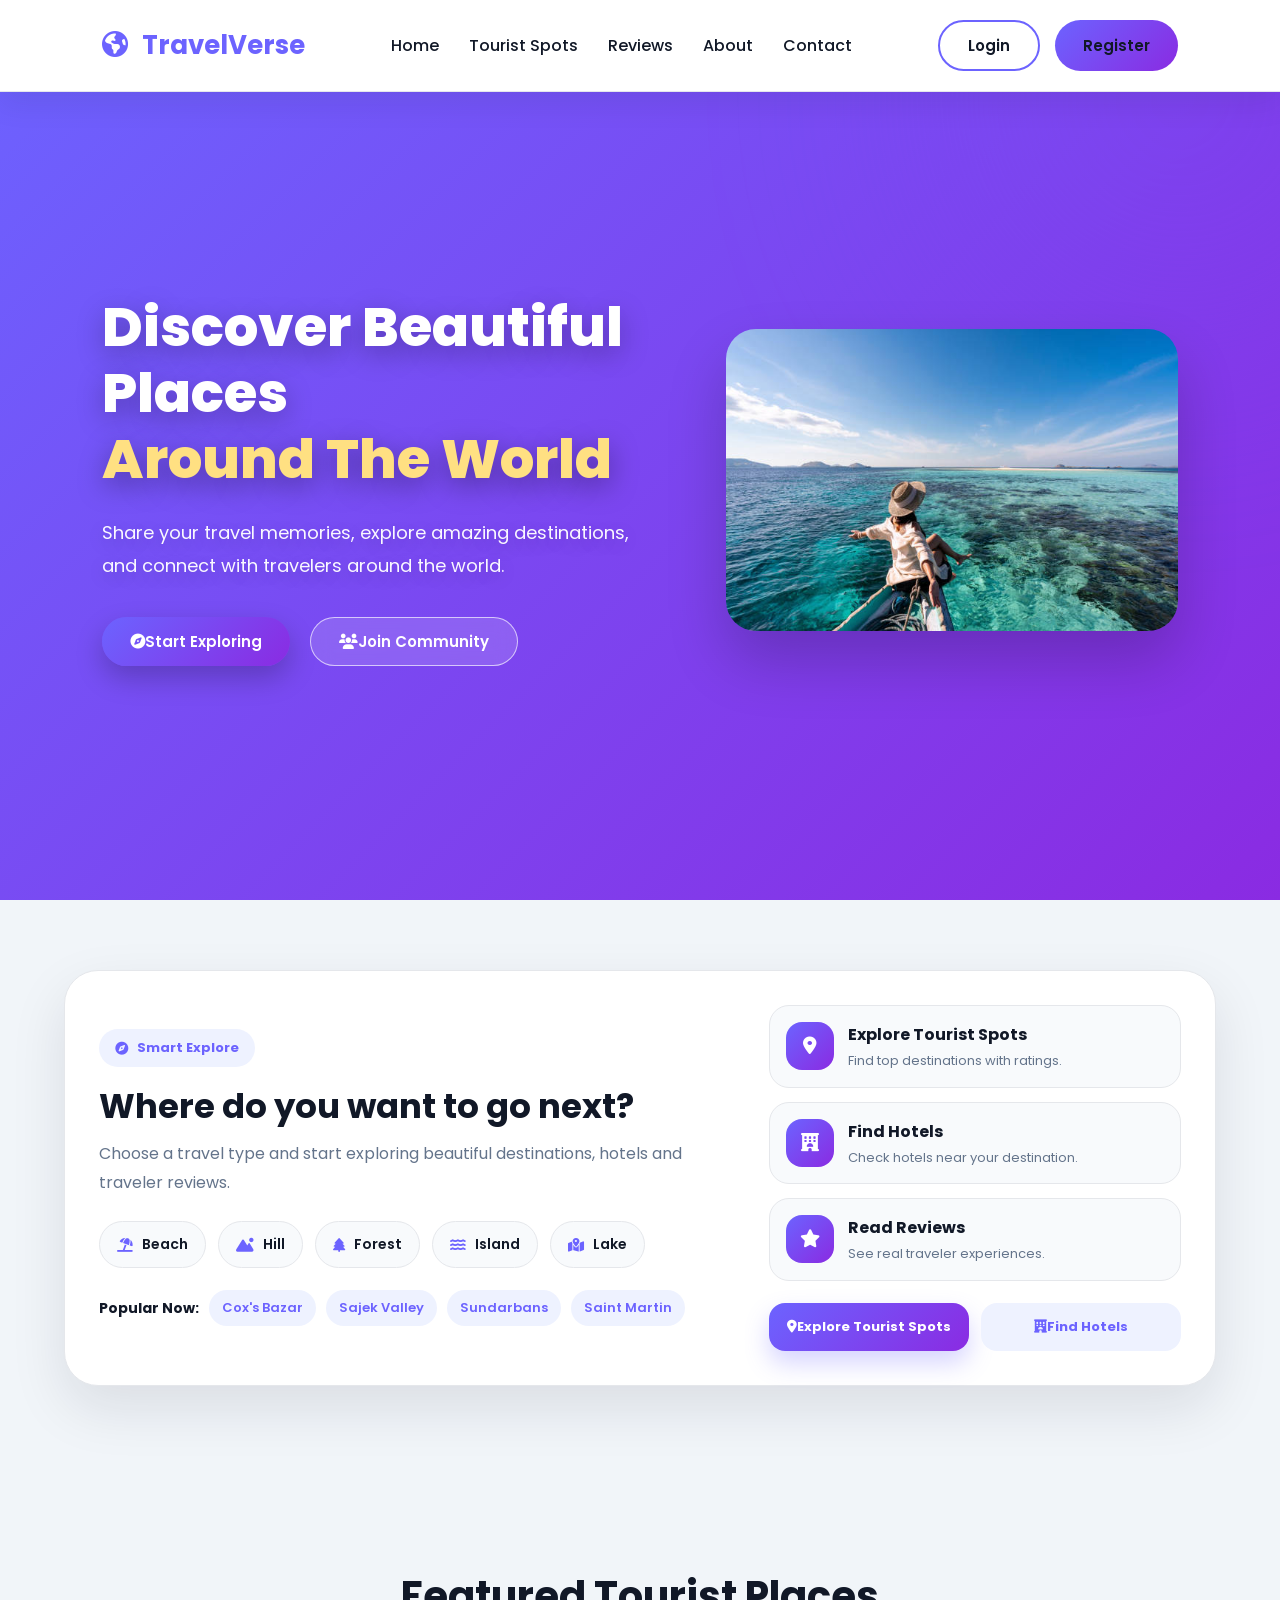
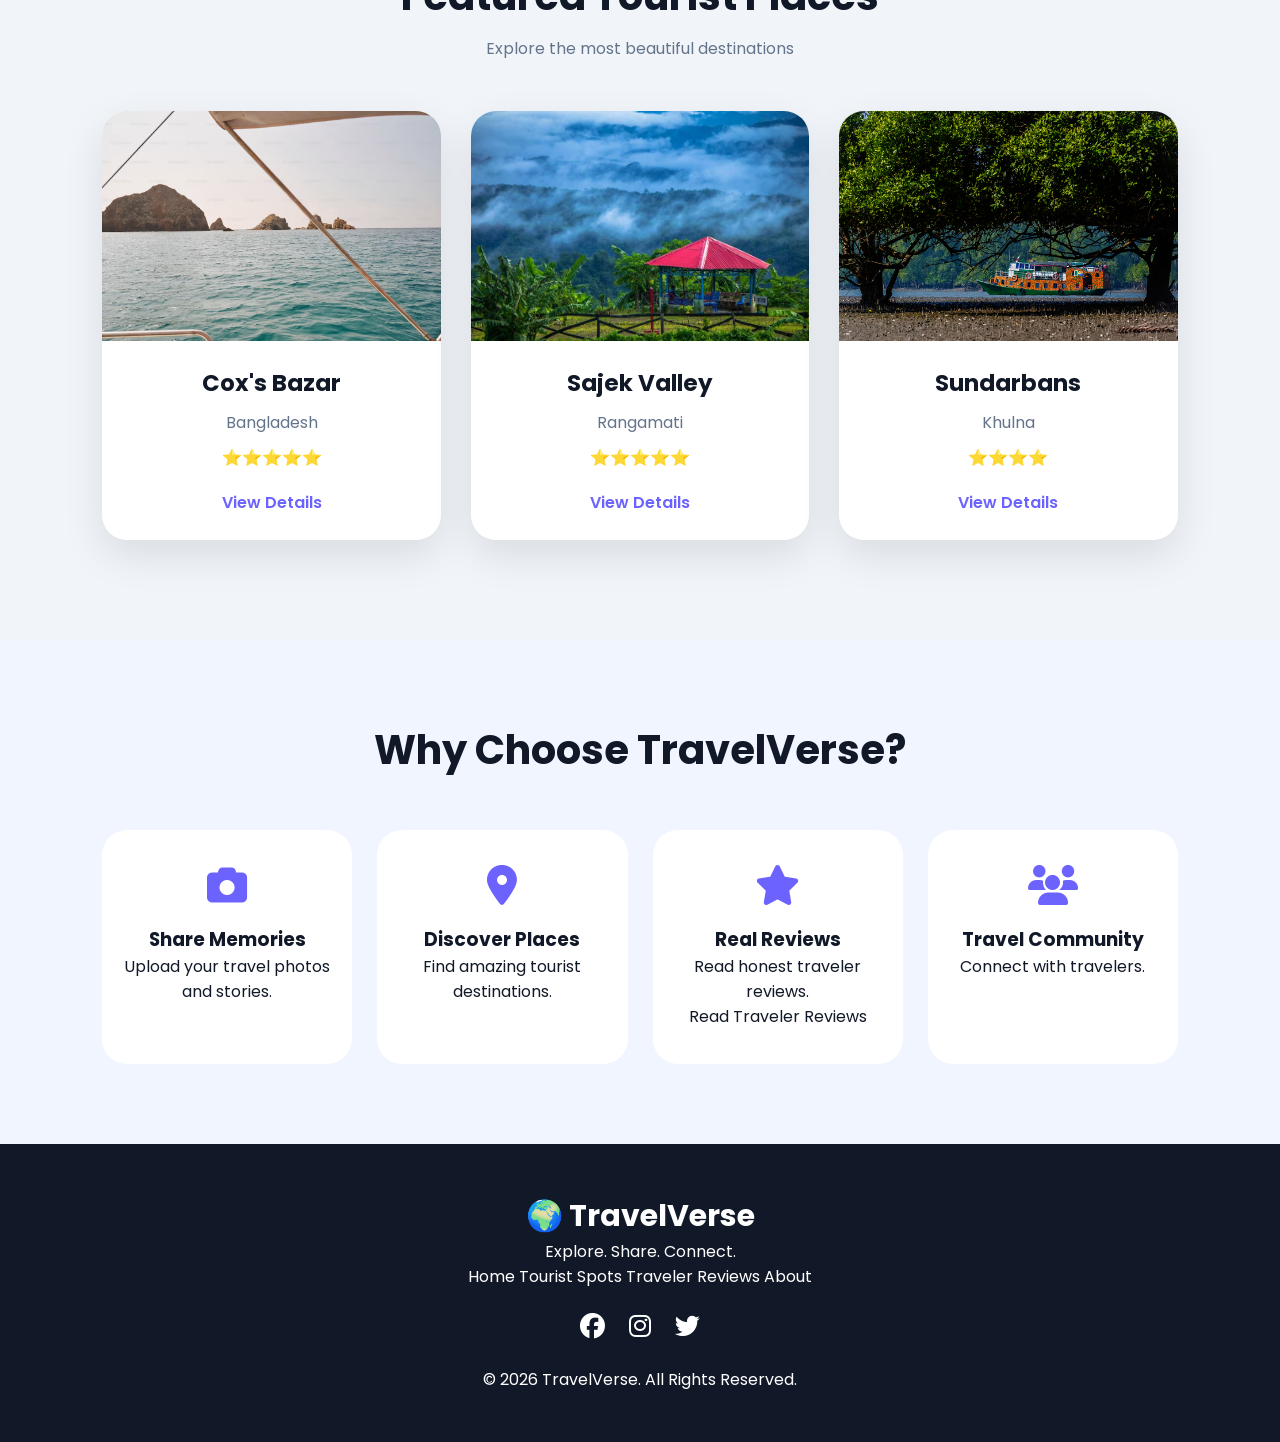
<file: html/index.html>
<!DOCTYPE html>
<html lang="en">

<head>

    <meta charset="UTF-8">

    <meta name="viewport" content="width=device-width, initial-scale=1.0">

    <title>TravelVerse | Explore The World</title>


    <!-- Common CSS -->

    <link rel="stylesheet" href="/css/style.css">


    <!-- Landing Page CSS -->

    <link rel="stylesheet" href="/css/landing.css">


    <!-- Global Theme CSS -->

    <link rel="stylesheet" href="/css/theme.css">


    <!-- Google Font -->

    <link
        href="https://fonts.googleapis.com/css2?family=Poppins:wght@300;400;500;600;700;800&display=swap"
        rel="stylesheet">


    <!-- Font Awesome Icons -->

    <link
        rel="stylesheet"
        href="https://cdnjs.cloudflare.com/ajax/libs/font-awesome/6.5.0/css/all.min.css">

</head>


<body>


<!-- ================= NAVBAR ================= -->

<header class="navbar">

    <a href="index.html" class="logo">

        <i class="fa-solid fa-earth-americas"></i>

        <span>TravelVerse</span>

    </a>


    <nav>

        <a href="index.html">
            Home
        </a>

        <a href="places.html">
            Tourist Spots
        </a>

        <!-- Reviews page is public -->

        <a href="reviews.html">
            Reviews
        </a>

        <a href="#about">
            About
        </a>

        <a href="#contact">
            Contact
        </a>

    </nav>


    <div class="nav-buttons">

        <a href="login.html" class="btn login-btn">
            Login
        </a>

        <a href="register.html" class="btn register-btn">
            Register
        </a>

    </div>

</header>




<!-- ================= HERO SECTION ================= -->

<section class="hero">

    <div class="hero-content">

        <h1>

            Discover Beautiful Places

            <span>
                Around The World
            </span>

        </h1>


        <p>
            Share your travel memories, explore amazing destinations,
            and connect with travelers around the world.
        </p>


        <div class="hero-buttons">

            <!-- Public exploration: no login required -->

            <a href="places.html" class="btn explore-btn">

                <i class="fa-solid fa-compass"></i>

                Start Exploring

            </a>


            <a href="register.html" class="btn outline-btn">

                <i class="fa-solid fa-users"></i>

                Join Community

            </a>

        </div>

    </div>


    <div class="hero-image">

        <img
            src="/assets/istockphoto-2147497907-612x612.jpg"
            alt="Traveler enjoying a beautiful ocean destination">

    </div>

</section>




<!-- ================= SMART EXPLORE PANEL ================= -->

<section class="smart-explore-section">

    <div class="smart-explore-card">


        <!-- LEFT SIDE -->

        <div class="smart-explore-left">

            <span class="smart-badge">

                <i class="fa-solid fa-compass"></i>

                Smart Explore

            </span>


            <h2>
                Where do you want to go next?
            </h2>


            <p>
                Choose a travel type and start exploring beautiful
                destinations, hotels and traveler reviews.
            </p>


            <div class="explore-categories">

                <a href="places.html" class="category-chip">

                    <i class="fa-solid fa-umbrella-beach"></i>

                    Beach

                </a>


                <a href="places.html" class="category-chip">

                    <i class="fa-solid fa-mountain-sun"></i>

                    Hill

                </a>


                <a href="places.html" class="category-chip">

                    <i class="fa-solid fa-tree"></i>

                    Forest

                </a>


                <a href="places.html" class="category-chip">

                    <i class="fa-solid fa-water"></i>

                    Island

                </a>


                <a href="places.html" class="category-chip">

                    <i class="fa-solid fa-map-location-dot"></i>

                    Lake

                </a>

            </div>


            <div class="popular-destinations">

                <span>
                    Popular Now:
                </span>

                <a href="places.html">
                    Cox's Bazar
                </a>

                <a href="places.html">
                    Sajek Valley
                </a>

                <a href="places.html">
                    Sundarbans
                </a>

                <a href="places.html">
                    Saint Martin
                </a>

            </div>

        </div>


        <!-- RIGHT SIDE -->

        <div class="smart-explore-right">

            <a href="places.html" class="mini-action-card">

                <i class="fa-solid fa-location-dot"></i>

                <div>

                    <h3>
                        Explore Tourist Spots
                    </h3>

                    <p>
                        Find top destinations with ratings.
                    </p>

                </div>

            </a>


            <a href="hotel-details.html" class="mini-action-card">

                <i class="fa-solid fa-hotel"></i>

                <div>

                    <h3>
                        Find Hotels
                    </h3>

                    <p>
                        Check hotels near your destination.
                    </p>

                </div>

            </a>


            <!-- Public Reviews Link -->

            <a href="reviews.html" class="mini-action-card">

                <i class="fa-solid fa-star"></i>

                <div>

                    <h3>
                        Read Reviews
                    </h3>

                    <p>
                        See real traveler experiences.
                    </p>

                </div>

            </a>


            <div class="smart-buttons">

                <a href="places.html" class="smart-primary-btn">

                    <i class="fa-solid fa-location-dot"></i>

                    Explore Tourist Spots

                </a>


                <a href="hotel-details.html" class="smart-secondary-btn">

                    <i class="fa-solid fa-hotel"></i>

                    Find Hotels

                </a>

            </div>

        </div>

    </div>

</section>




<!-- ================= FEATURED PLACES ================= -->

<section class="featured">

    <h2>
        Featured Tourist Places
    </h2>


    <p>
        Explore the most beautiful destinations
    </p>


    <div class="place-container">


        <!-- COX'S BAZAR -->

        <div class="place-card">

            <img
                src="/assets/premium_photo-1781609274577-e91a62a104ac.avif"
                alt="Cox's Bazar sea beach">


            <div class="card-content">

                <h3>
                    Cox's Bazar
                </h3>


                <p>
                    Bangladesh
                </p>


                <div class="rating" aria-label="5 out of 5 stars">
                    ⭐⭐⭐⭐⭐
                </div>


                <a href="places.html">
                    View Details
                </a>

            </div>

        </div>


        <!-- SAJEK VALLEY -->

        <div class="place-card">

            <img
                src="/assets/6444446K.jpg"
                alt="Sajek Valley hills">


            <div class="card-content">

                <h3>
                    Sajek Valley
                </h3>


                <p>
                    Rangamati
                </p>


                <div class="rating" aria-label="5 out of 5 stars">
                    ⭐⭐⭐⭐⭐
                </div>


                <a href="places.html">
                    View Details
                </a>

            </div>

        </div>


        <!-- SUNDARBANS -->

        <div class="place-card">

            <img
                src="/assets/sundorbon-2023.jpg"
                alt="Sundarbans mangrove forest">


            <div class="card-content">

                <h3>
                    Sundarbans
                </h3>


                <p>
                    Khulna
                </p>


                <div class="rating" aria-label="4 out of 5 stars">
                    ⭐⭐⭐⭐
                </div>


                <a href="places.html">
                    View Details
                </a>

            </div>

        </div>

    </div>

</section>




<!-- ================= WHY CHOOSE ================= -->

<section class="why-section" id="about">

    <h2>
        Why Choose TravelVerse?
    </h2>


    <div class="why-container">


        <div class="why-card">

            <i class="fa-solid fa-camera"></i>

            <h3>
                Share Memories
            </h3>

            <p>
                Upload your travel photos and stories.
            </p>

        </div>


        <div class="why-card">

            <i class="fa-solid fa-location-dot"></i>

            <h3>
                Discover Places
            </h3>

            <p>
                Find amazing tourist destinations.
            </p>

        </div>


        <div class="why-card">

            <i class="fa-solid fa-star"></i>

            <h3>
                Real Reviews
            </h3>

            <p>
                Read honest traveler reviews.
            </p>

            <a href="reviews.html">
                Read Traveler Reviews
            </a>

        </div>


        <div class="why-card">

            <i class="fa-solid fa-users"></i>

            <h3>
                Travel Community
            </h3>

            <p>
                Connect with travelers.
            </p>

        </div>

    </div>

</section>




<!-- ================= FOOTER ================= -->

<footer id="contact">

    <a href="index.html" class="footer-logo">
        🌍 TravelVerse
    </a>


    <p>
        Explore. Share. Connect.
    </p>


    <div class="footer-links">

        <a href="index.html">
            Home
        </a>

        <a href="places.html">
            Tourist Spots
        </a>

        <a href="reviews.html">
            Traveler Reviews
        </a>

        <a href="#about">
            About
        </a>

    </div>


    <div class="social">

        <i class="fa-brands fa-facebook"></i>

        <i class="fa-brands fa-instagram"></i>

        <i class="fa-brands fa-twitter"></i>

    </div>


    <p class="copyright">
        © 2026 TravelVerse. All Rights Reserved.
    </p>

</footer>




<!-- ================= JAVASCRIPT ================= -->

<script src="/js/theme.js"></script>

<script src="/js/app.js"></script>

<script src="/js/landing.js"></script>


</body>

</html>
</file>
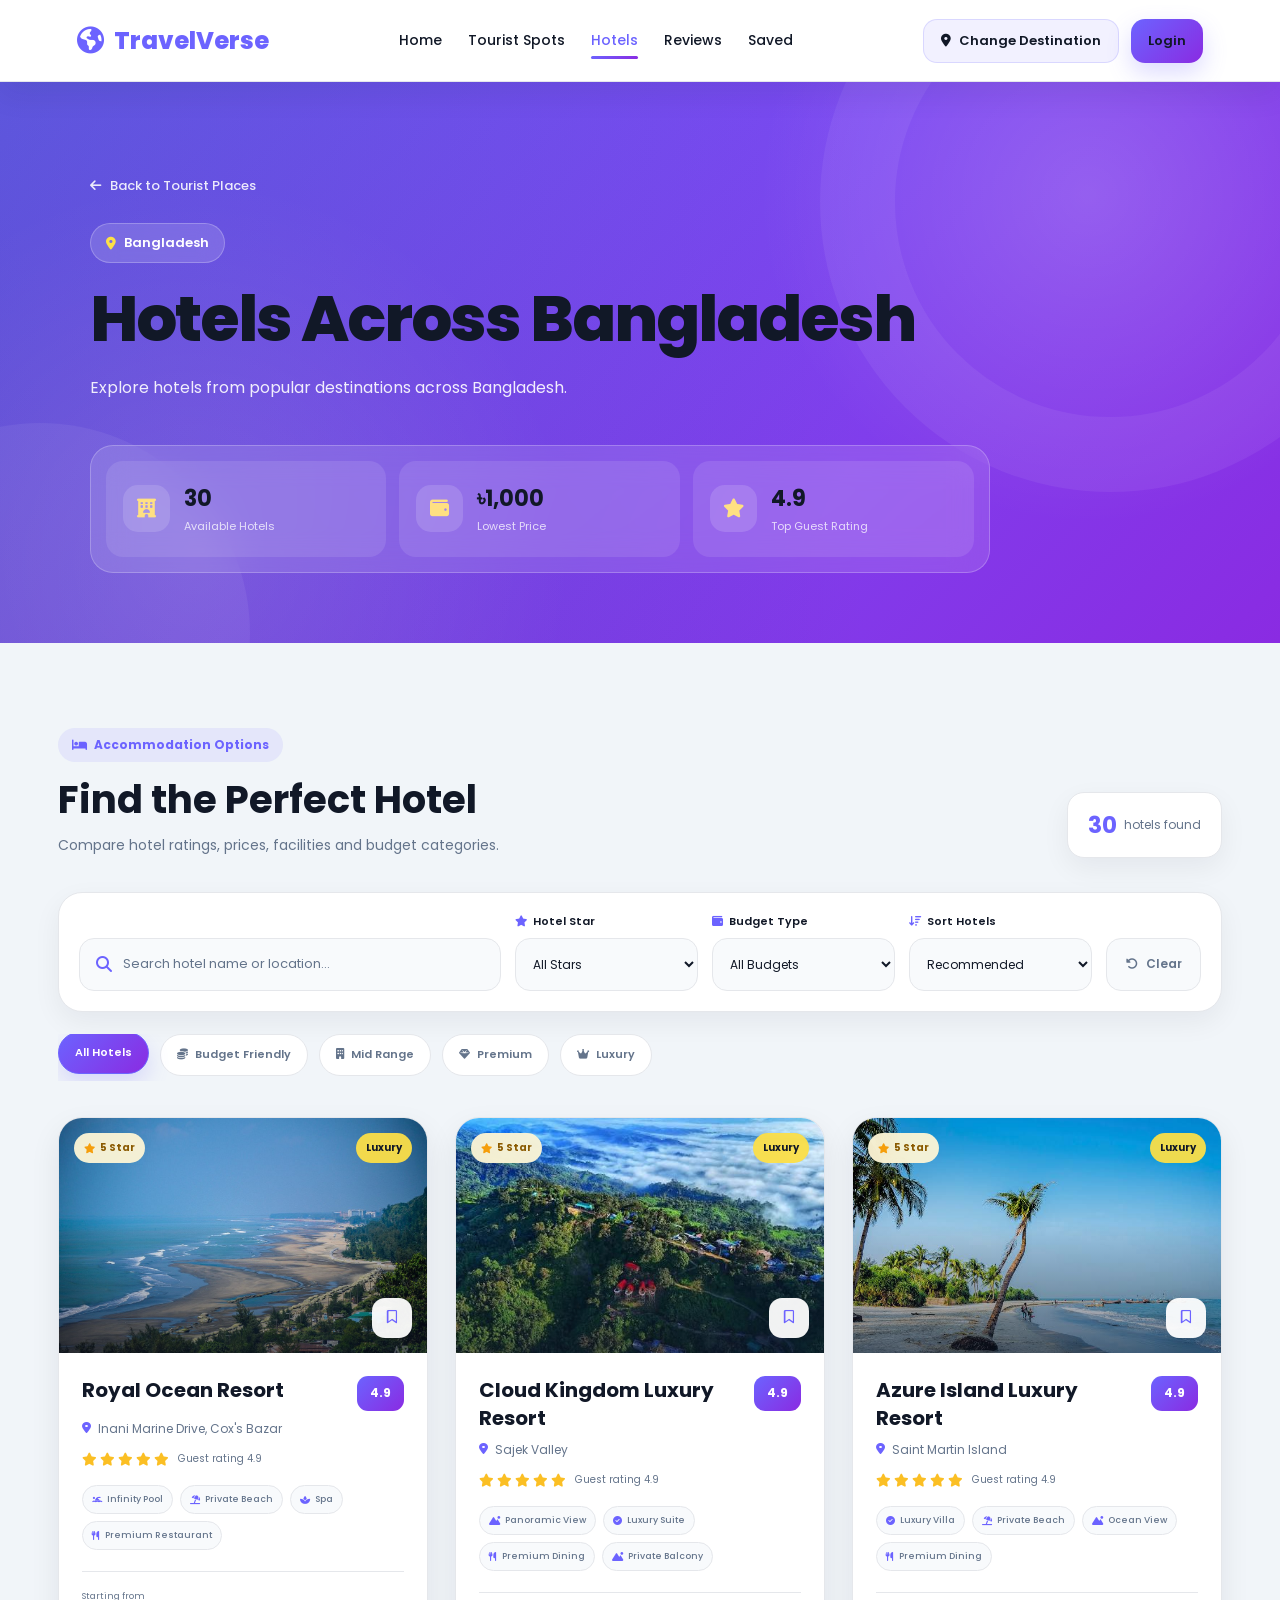
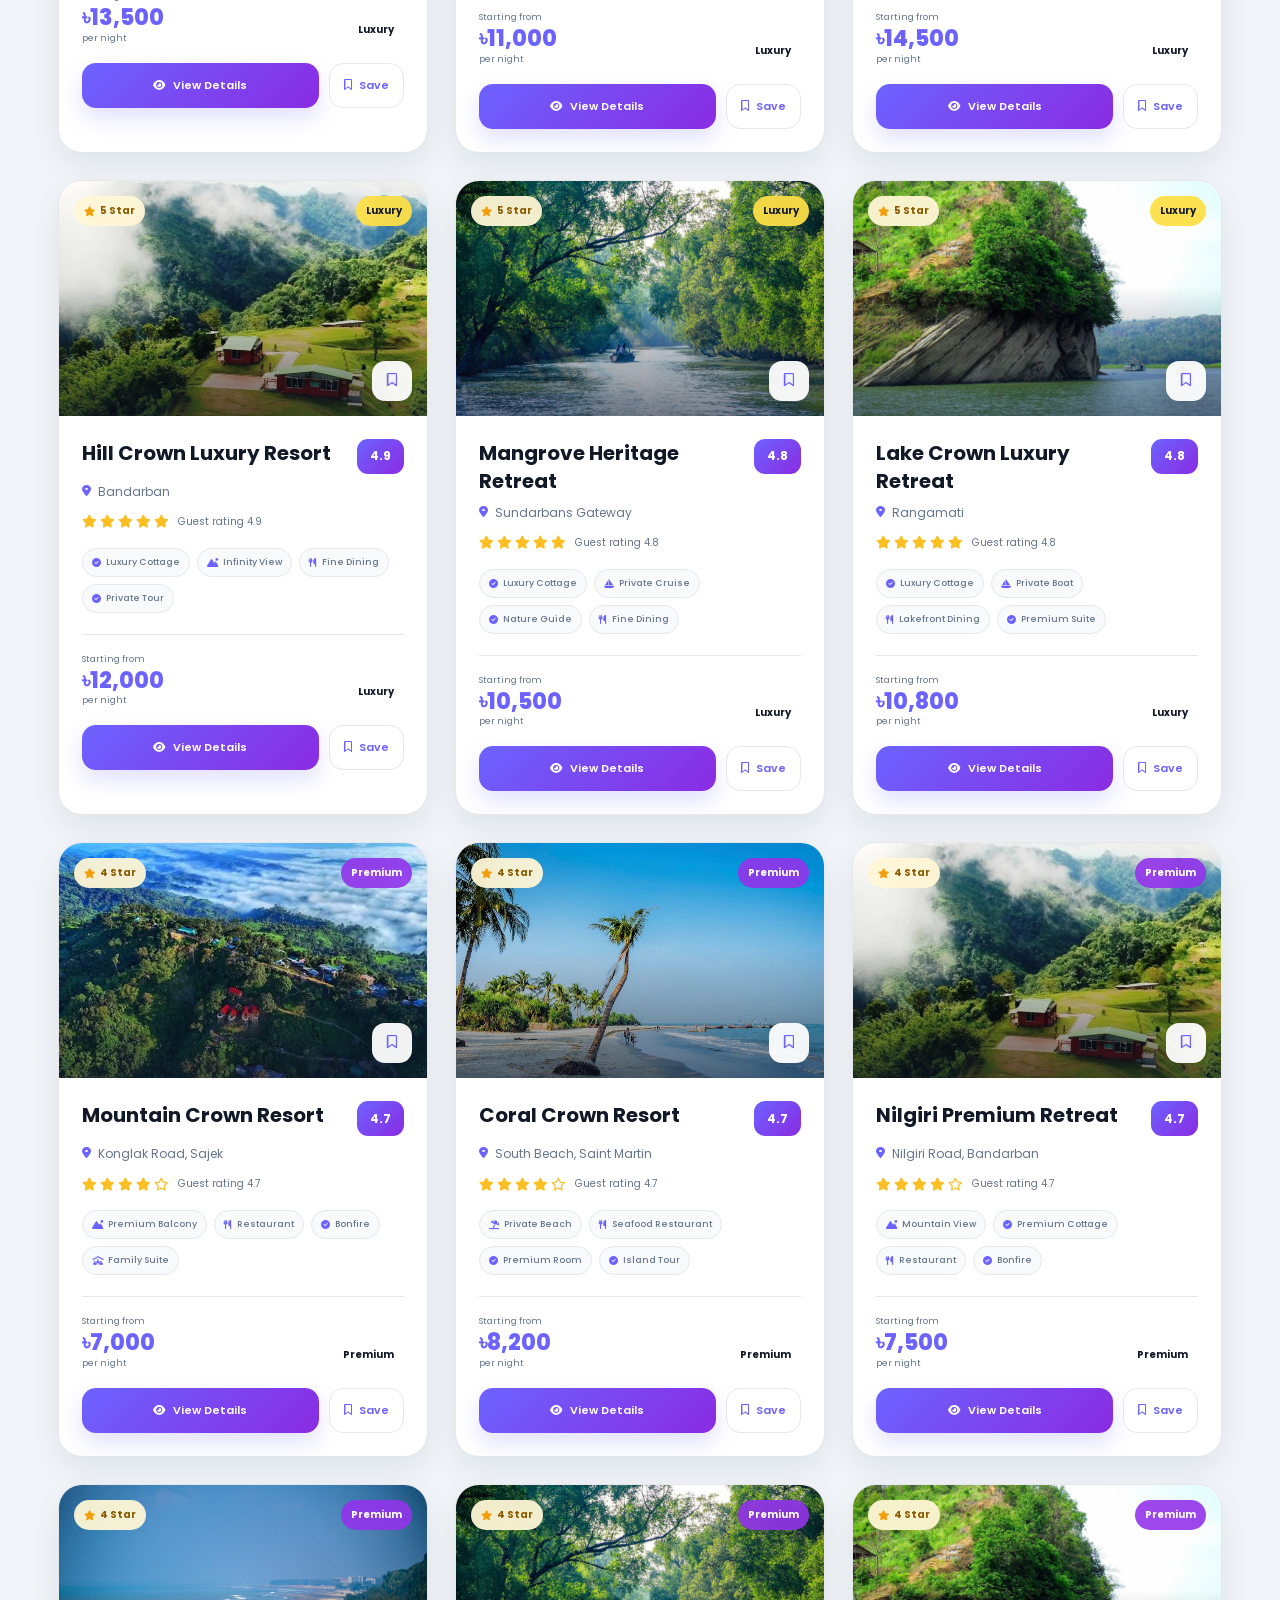
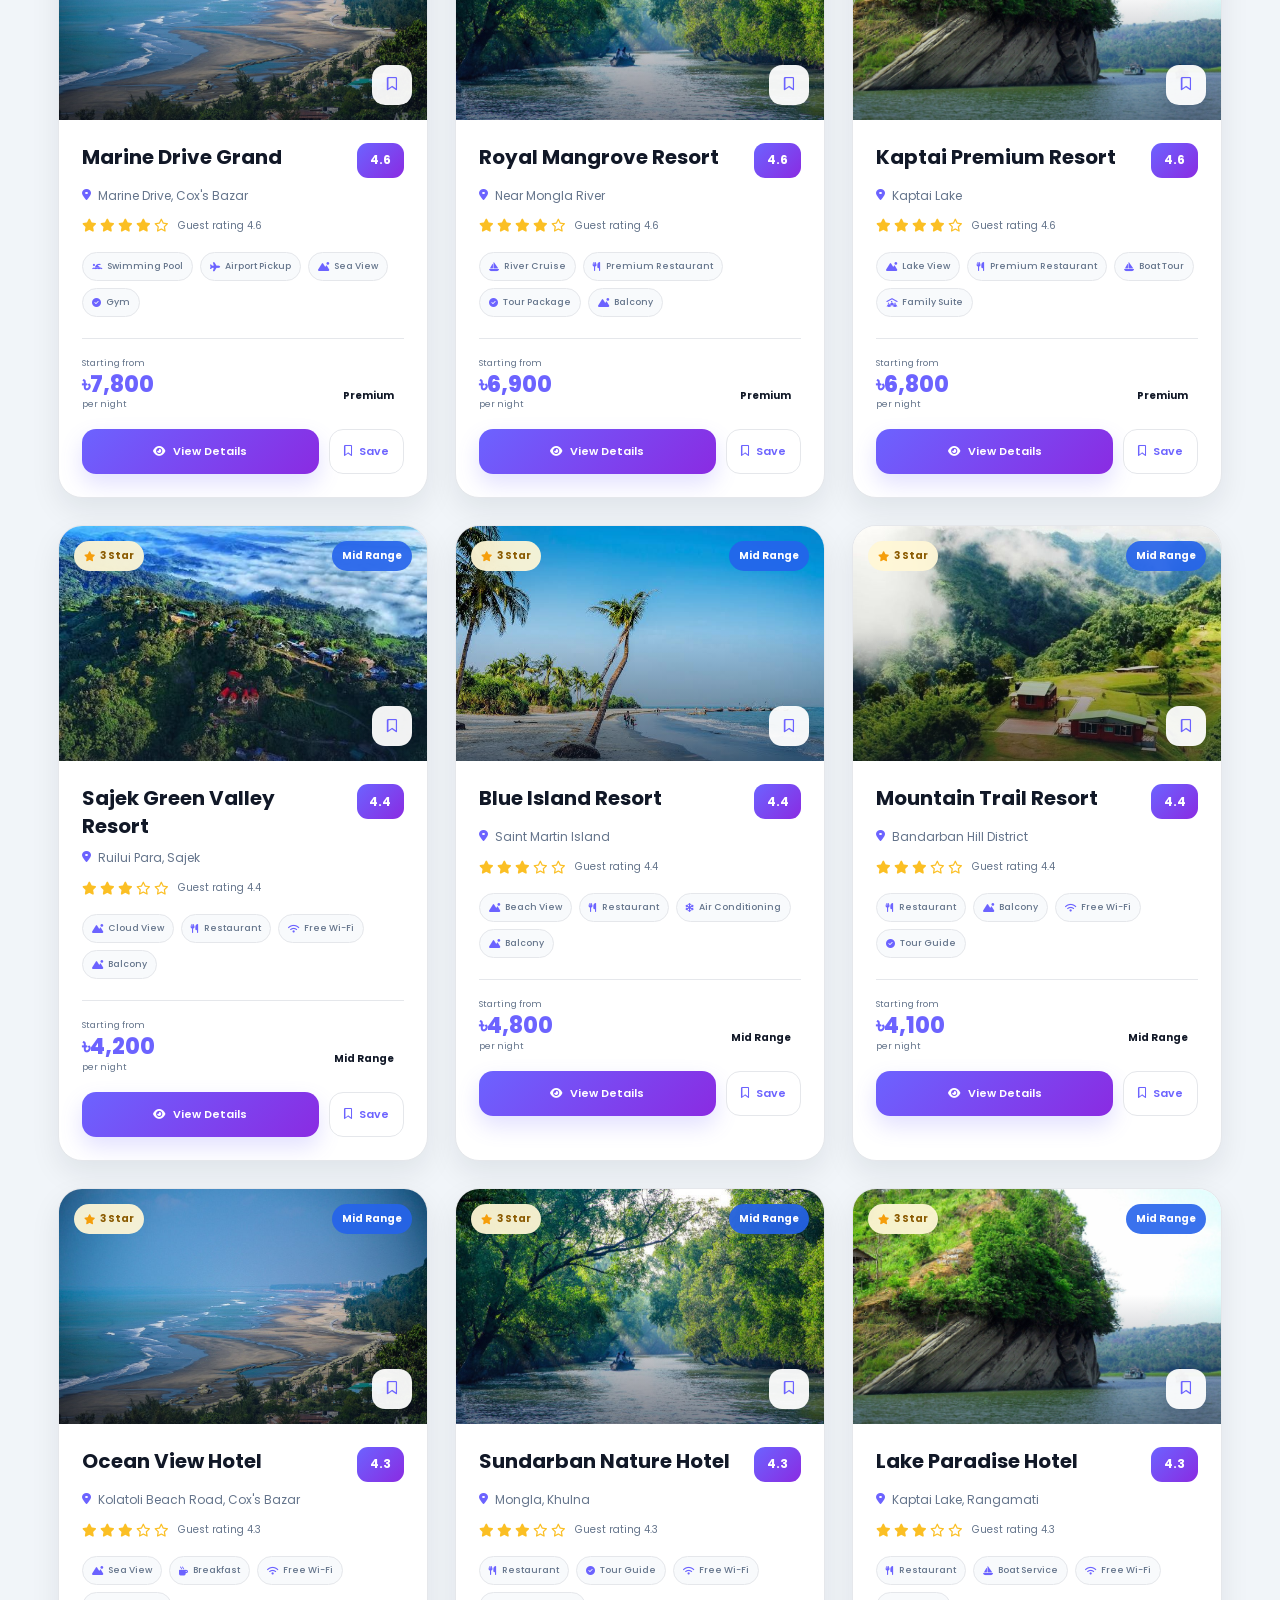
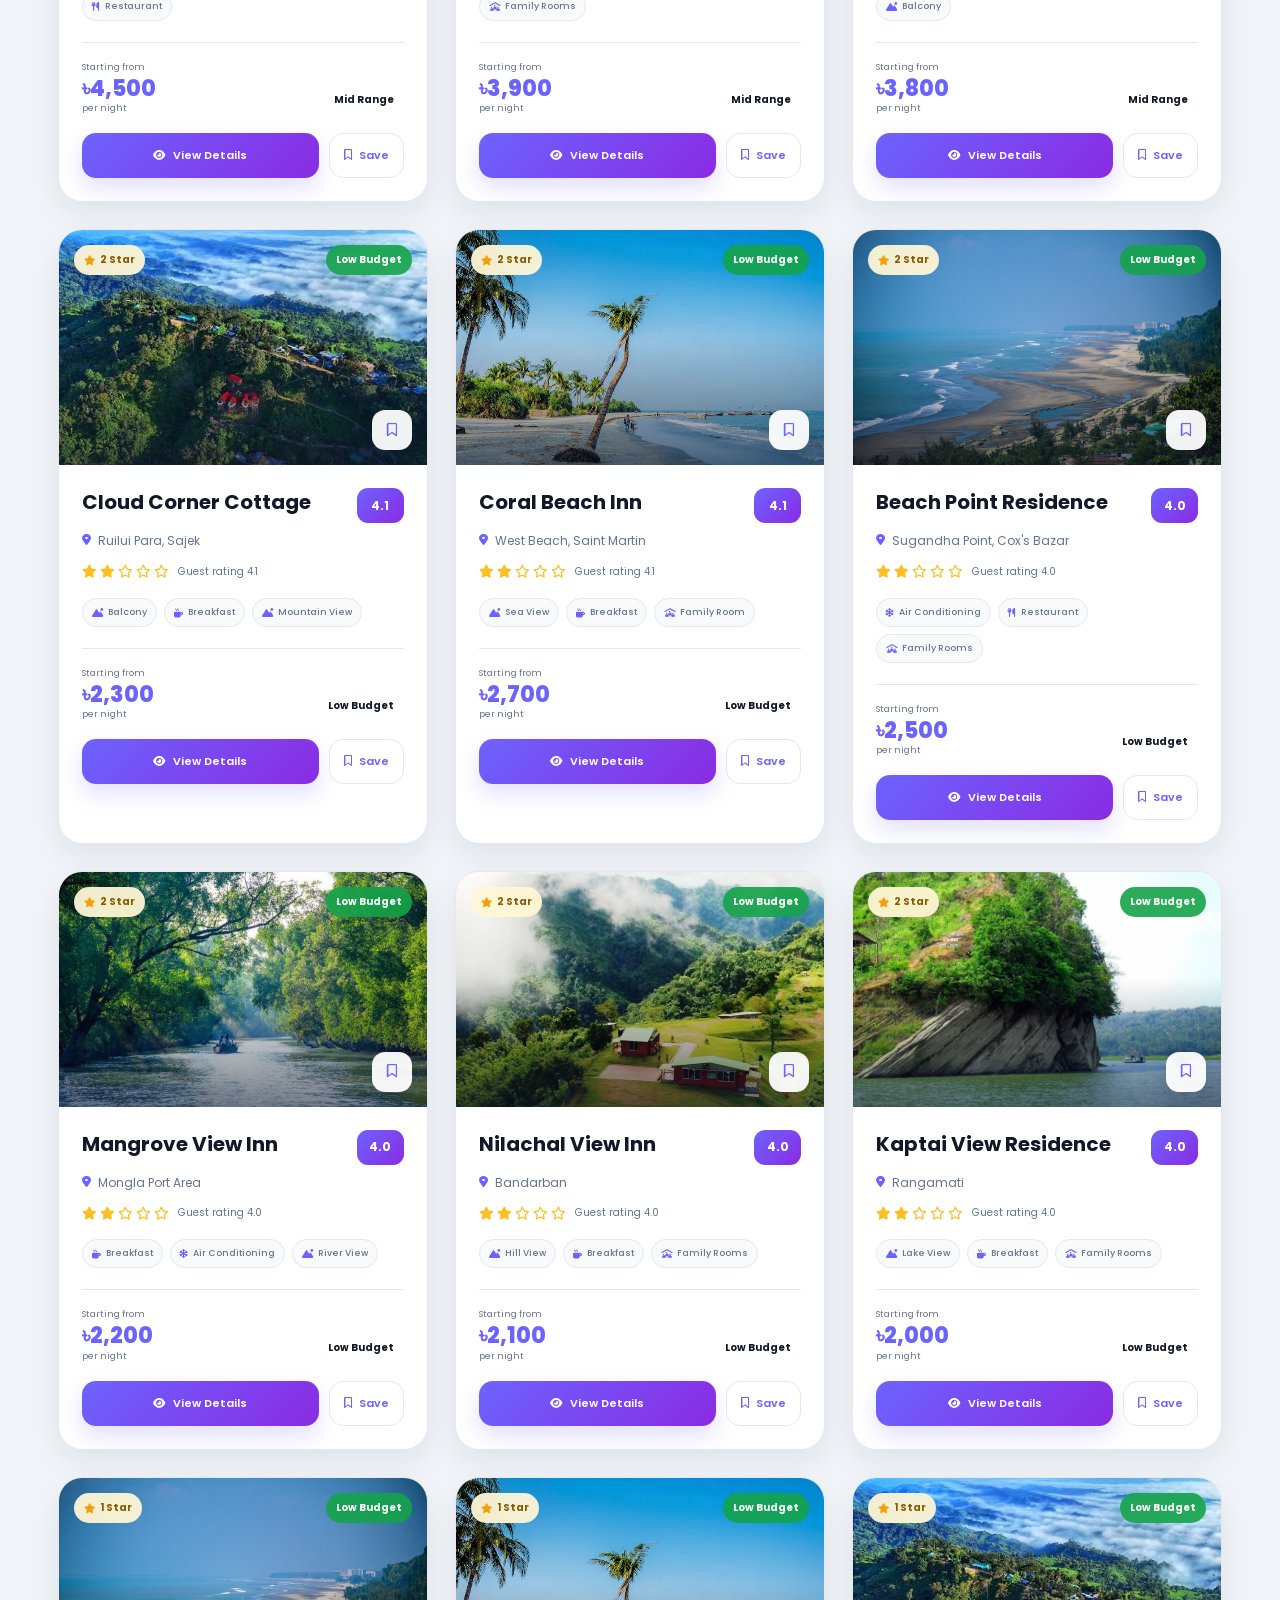
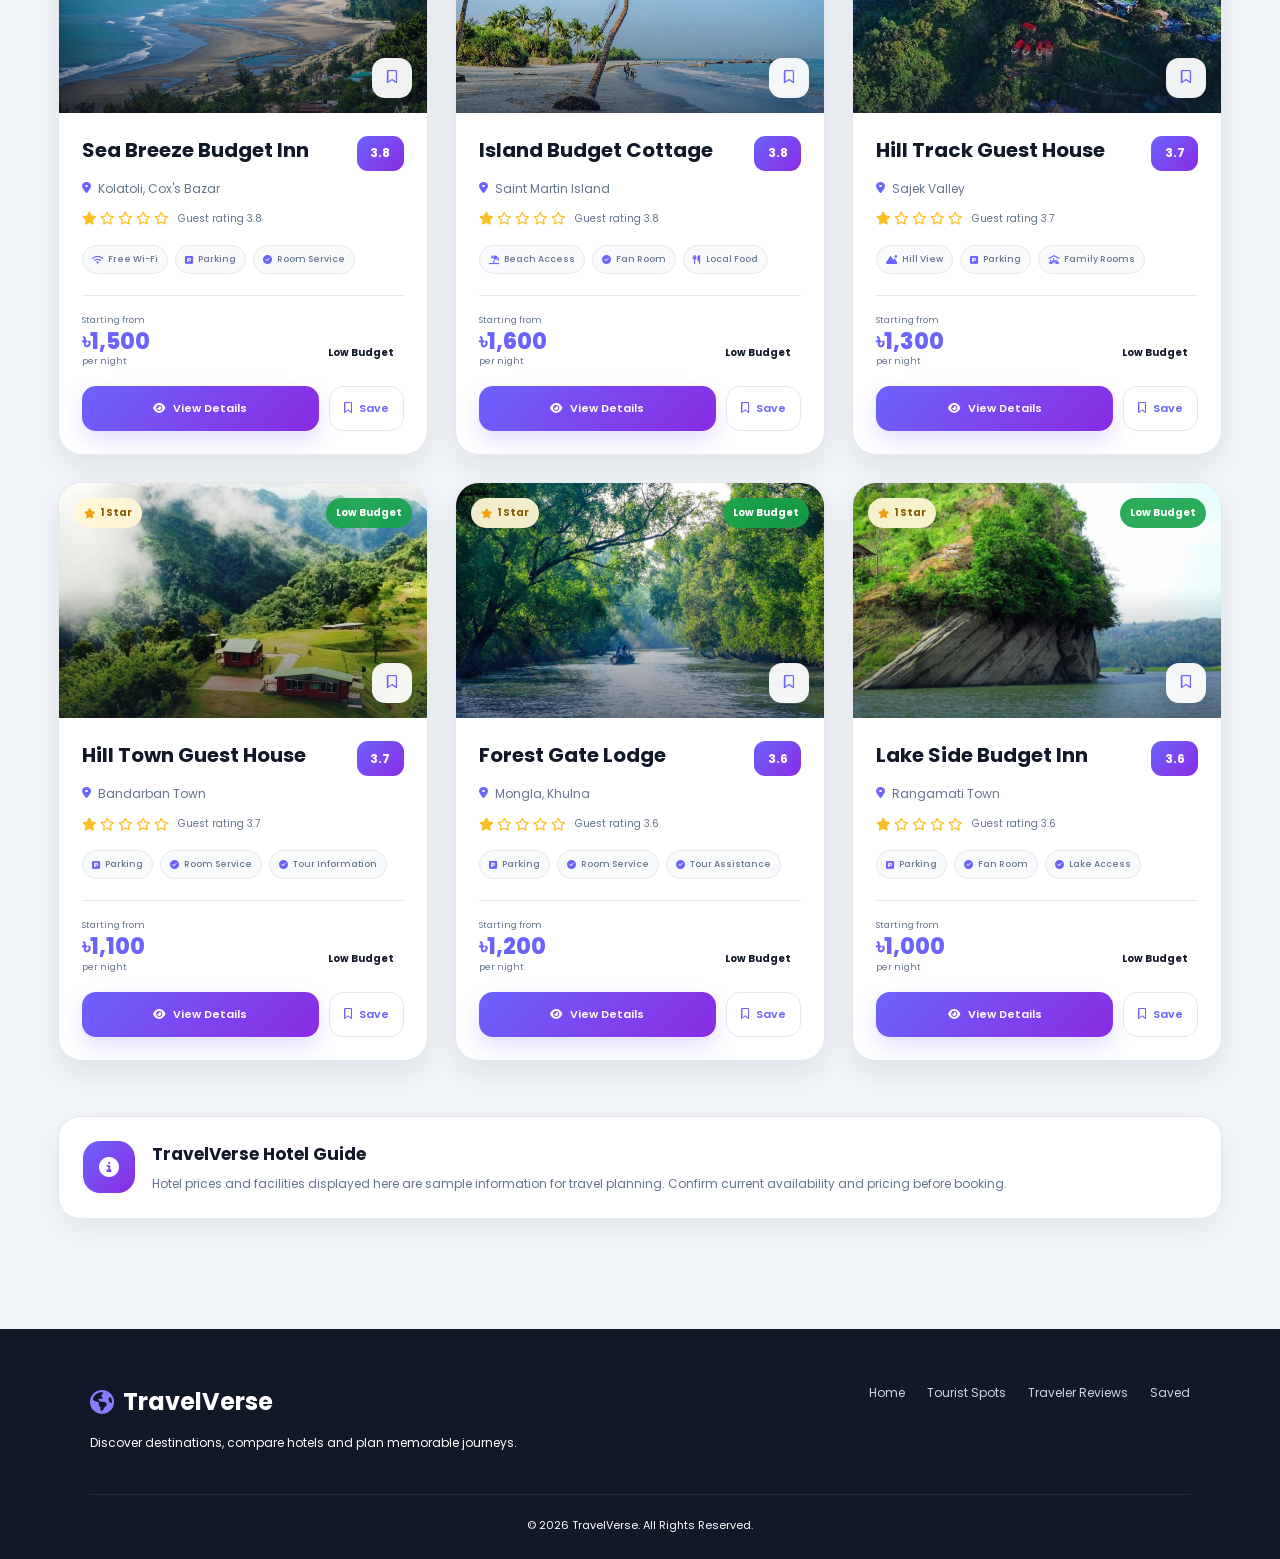
<file: html/hotels.html>
<!DOCTYPE html>
<html lang="en">

<head>

    <meta charset="UTF-8">

    <meta name="viewport" content="width=device-width, initial-scale=1.0">

    <title>TravelVerse | Hotels</title>

    <link rel="stylesheet" href="/css/hotels.css">
    <link rel="stylesheet" href="/css/theme.css">

    <link
        href="https://fonts.googleapis.com/css2?family=Poppins:wght@300;400;500;600;700;800&display=swap"
        rel="stylesheet">

    <link
        rel="stylesheet"
        href="https://cdnjs.cloudflare.com/ajax/libs/font-awesome/6.7.2/css/all.min.css">

</head>

<body>


<!-- ================= NAVBAR ================= -->

<header class="navbar">

    <a href="index.html" class="logo">

        <i class="fa-solid fa-earth-americas"></i>

        <span>TravelVerse</span>

    </a>


    <nav class="nav-links">

        <a href="home.html">
            Home
        </a>

        <a href="places.html">
            Tourist Spots
        </a>

        <a href="hotels.html" class="active">
            Hotels
        </a>

        <a href="reviews.html">
            Reviews
        </a>

        <a href="saved.html">
            Saved
        </a>

    </nav>


    <div class="nav-actions">

        <a href="places.html" class="change-place-btn">

            <i class="fa-solid fa-location-dot"></i>

            Change Destination

        </a>


        <a href="login.html" class="auth-btn">
            Login
        </a>

    </div>

</header>



<!-- ================= HOTEL HERO ================= -->

<section class="hotel-hero">

    <div class="hotel-hero-overlay"></div>


    <div class="hotel-hero-content">

        <a href="places.html" class="back-link">

            <i class="fa-solid fa-arrow-left"></i>

            Back to Tourist Places

        </a>


        <span class="destination-badge" id="destinationBadge">

            <i class="fa-solid fa-location-dot"></i>

            Selected Destination

        </span>


        <h1 id="destinationTitle">
            Hotels in Your Destination
        </h1>


        <p id="destinationSubtitle">
            Explore affordable, premium and luxury hotels for your journey.
        </p>


        <div class="hero-hotel-stats">

            <div class="hero-stat">

                <i class="fa-solid fa-hotel"></i>

                <div>

                    <h3 id="totalHotelStat">0</h3>

                    <p>Available Hotels</p>

                </div>

            </div>


            <div class="hero-stat">

                <i class="fa-solid fa-wallet"></i>

                <div>

                    <h3 id="lowestPriceStat">৳0</h3>

                    <p>Lowest Price</p>

                </div>

            </div>


            <div class="hero-stat">

                <i class="fa-solid fa-star"></i>

                <div>

                    <h3 id="topRatingStat">0.0</h3>

                    <p>Top Guest Rating</p>

                </div>

            </div>

        </div>

    </div>

</section>



<!-- ================= MAIN HOTEL SECTION ================= -->

<main class="hotels-wrapper">


    <!-- SECTION HEADING -->

    <section class="hotels-heading">

        <div>

            <span class="section-badge">

                <i class="fa-solid fa-bed"></i>

                Accommodation Options

            </span>


            <h2 id="hotelSectionTitle">
                Find the Perfect Hotel
            </h2>


            <p>
                Compare hotel ratings, prices, facilities and budget categories.
            </p>

        </div>


        <div class="result-summary">

            <strong id="resultsCount">
                0
            </strong>

            <span>
                hotels found
            </span>

        </div>

    </section>



    <!-- ================= FILTER PANEL ================= -->

    <section class="hotel-filter-panel">


        <!-- SEARCH -->

        <div class="hotel-search-box">

            <i class="fa-solid fa-magnifying-glass"></i>

            <input
                type="text"
                id="hotelSearchInput"
                placeholder="Search hotel name or location...">

        </div>


        <!-- STAR FILTER -->

        <div class="filter-group">

            <label for="starFilter">

                <i class="fa-solid fa-star"></i>

                Hotel Star

            </label>


            <select id="starFilter">

                <option value="all">
                    All Stars
                </option>

                <option value="1">
                    1 Star
                </option>

                <option value="2">
                    2 Stars
                </option>

                <option value="3">
                    3 Stars
                </option>

                <option value="4">
                    4 Stars
                </option>

                <option value="5">
                    5 Stars
                </option>

            </select>

        </div>


        <!-- BUDGET FILTER -->

        <div class="filter-group">

            <label for="budgetFilter">

                <i class="fa-solid fa-wallet"></i>

                Budget Type

            </label>


            <select id="budgetFilter">

                <option value="all">
                    All Budgets
                </option>

                <option value="low">
                    Low Budget
                </option>

                <option value="mid">
                    Mid Range
                </option>

                <option value="premium">
                    Premium
                </option>

                <option value="luxury">
                    Luxury
                </option>

            </select>

        </div>


        <!-- SORT FILTER -->

        <div class="filter-group">

            <label for="sortFilter">

                <i class="fa-solid fa-arrow-down-wide-short"></i>

                Sort Hotels

            </label>


            <select id="sortFilter">

                <option value="recommended">
                    Recommended
                </option>

                <option value="price-low">
                    Price: Low to High
                </option>

                <option value="price-high">
                    Price: High to Low
                </option>

                <option value="rating-high">
                    Highest Rated
                </option>

                <option value="star-high">
                    Highest Star
                </option>

            </select>

        </div>


        <!-- CLEAR FILTER -->

        <button
            type="button"
            class="clear-filter-btn"
            id="clearFiltersBtn">

            <i class="fa-solid fa-rotate-left"></i>

            Clear

        </button>

    </section>



    <!-- ================= QUICK FILTERS ================= -->

    <section class="quick-filter-row">

        <button
            type="button"
            class="quick-filter-btn active"
            data-budget="all">

            All Hotels

        </button>


        <button
            type="button"
            class="quick-filter-btn"
            data-budget="low">

            <i class="fa-solid fa-coins"></i>

            Budget Friendly

        </button>


        <button
            type="button"
            class="quick-filter-btn"
            data-budget="mid">

            <i class="fa-solid fa-building"></i>

            Mid Range

        </button>


        <button
            type="button"
            class="quick-filter-btn"
            data-budget="premium">

            <i class="fa-solid fa-gem"></i>

            Premium

        </button>


        <button
            type="button"
            class="quick-filter-btn"
            data-budget="luxury">

            <i class="fa-solid fa-crown"></i>

            Luxury

        </button>

    </section>



    <!-- ================= HOTEL CARDS ================= -->

    <section class="hotels-grid" id="hotelsGrid">

        <!-- hotels.js automatically hotel cards তৈরি করবে -->

    </section>



    <!-- ================= EMPTY STATE ================= -->

    <section class="empty-hotels-state" id="emptyHotelsState">

        <div class="empty-icon">

            <i class="fa-solid fa-hotel"></i>

        </div>


        <h2>
            No Hotels Found
        </h2>


        <p id="emptyHotelsMessage">
            No hotels match your current search or filter options.
        </p>


        <button
            type="button"
            id="resetEmptyFilterBtn">

            <i class="fa-solid fa-rotate-left"></i>

            Reset Filters

        </button>

    </section>



    <!-- ================= HOTEL GUIDE NOTE ================= -->

    <section class="hotel-travel-note">

        <div class="travel-note-icon">

            <i class="fa-solid fa-circle-info"></i>

        </div>


        <div>

            <h3>
                TravelVerse Hotel Guide
            </h3>


            <p>
                Hotel prices and facilities displayed here are sample information
                for travel planning. Confirm current availability and pricing
                before booking.
            </p>

        </div>

    </section>

</main>



<!-- ================= FOOTER ================= -->

<footer>

    <div class="footer-content">

        <div>

            <a href="index.html" class="footer-logo">

                <i class="fa-solid fa-earth-americas"></i>

                TravelVerse

            </a>


            <p>
                Discover destinations, compare hotels and plan memorable journeys.
            </p>

        </div>


        <div class="footer-links">

            <a href="home.html">
                Home
            </a>

            <a href="places.html">
                Tourist Spots
            </a>

            <a href="reviews.html">
                Traveler Reviews
            </a>

            <a href="saved.html">
                Saved
            </a>

        </div>

    </div>


    <p class="copyright">
        © 2026 TravelVerse. All Rights Reserved.
    </p>

</footer>



<!-- ================= JAVASCRIPT ================= -->

<script src="/js/theme.js"></script>
<script src="/js/auth.js"></script>
<script src="/js/hotels.js"></script>


</body>

</html>
</file>
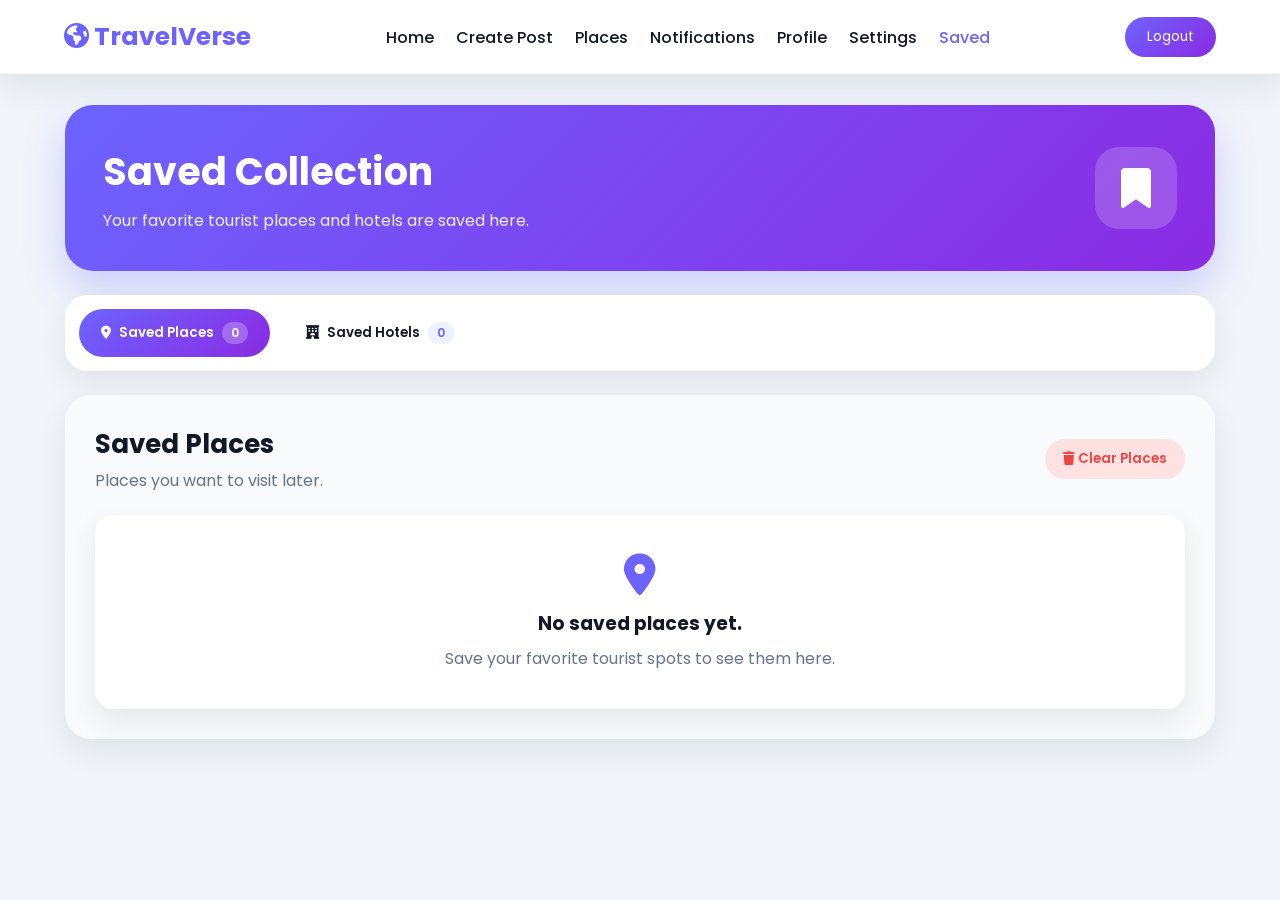
<file: html/saved.html>
<!DOCTYPE html>
<html lang="en">

<head>

<meta charset="UTF-8">
<meta name="viewport" content="width=device-width, initial-scale=1.0">

<title>TravelVerse | Saved</title>

<link rel="stylesheet" href="/css/saved.css">
<link rel="stylesheet" href="/css/theme.css">

<link href="https://fonts.googleapis.com/css2?family=Poppins:wght@300;400;500;600;700&display=swap" rel="stylesheet">

<link rel="stylesheet"
href="https://cdnjs.cloudflare.com/ajax/libs/font-awesome/6.5.0/css/all.min.css">

</head>

<body>

<header class="navbar">

    <div class="logo">
        <i class="fa-solid fa-earth-americas"></i>
        TravelVerse
    </div>

    <div class="nav-links">

        <a href="home.html">Home</a>

        <a href="upload.html">Create Post</a>

        <a href="places.html">Places</a>

        <a href="notifications.html">Notifications</a>

        <a href="profile.html">Profile</a>

        <a href="settings.html">Settings</a>

        <a href="saved.html" class="active">Saved</a>

    </div>

    <button onclick="logout()" class="logout-btn">Logout</button>

</header>


<main class="saved-wrapper">

    <section class="saved-hero">

        <div>
            <h1>Saved Collection</h1>
            <p>Your favorite tourist places and hotels are saved here.</p>
        </div>

        <div class="hero-icon">
            <i class="fa-solid fa-bookmark"></i>
        </div>

    </section>


    <section class="saved-tabs">

        <button class="tab-btn active" data-tab="placesTab">
            <i class="fa-solid fa-location-dot"></i>
            Saved Places
            <span id="placeCount">0</span>
        </button>

        <button class="tab-btn" data-tab="hotelsTab">
            <i class="fa-solid fa-hotel"></i>
            Saved Hotels
            <span id="hotelCount">0</span>
        </button>

    </section>


    <section class="saved-card tab-content active" id="placesTab">

        <div class="section-head">
            <div>
                <h2>Saved Places</h2>
                <p>Places you want to visit later.</p>
            </div>

            <button id="clearPlacesBtn">
                <i class="fa-solid fa-trash"></i>
                Clear Places
            </button>
        </div>

        <div id="savedPlacesList" class="saved-grid"></div>

    </section>


    <section class="saved-card tab-content" id="hotelsTab">

        <div class="section-head">
            <div>
                <h2>Saved Hotels</h2>
                <p>Hotels you saved for future trips.</p>
            </div>

            <button id="clearHotelsBtn">
                <i class="fa-solid fa-trash"></i>
                Clear Hotels
            </button>
        </div>

        <div id="savedHotelsList" class="saved-grid"></div>

    </section>

</main>


<script src="/js/theme.js"></script>
<script src="/js/saved.js"></script>

</body>

</html>
</file>
<file: css/style.css>
/* =================================================
   TravelVerse
   Common Style Sheet
   File: style.css
================================================= */



/* ==========================
   ROOT VARIABLES
========================== */


:root {

    --primary: #6C63FF;

    --secondary: #8A2BE2;

    --accent: #00C2FF;

    --dark: #0F172A;

    --light: #ffffff;

    --text: #334155;

    --glass:
    rgba(255,255,255,0.12);

    --shadow:
    0 20px 40px rgba(0,0,0,0.15);

    --radius:20px;

}






/* ==========================
   RESET
========================== */


*{

    margin:0;
    padding:0;

    box-sizing:border-box;

    font-family:'Poppins',sans-serif;

}



html{

    scroll-behavior:smooth;

}



body{

    background:#f8fafc;

    color:var(--text);

    overflow-x:hidden;

}



a{

    text-decoration:none;

    color:inherit;

}



img{

    max-width:100%;

    display:block;

}





/* ==========================
   SCROLL BAR
========================== */


::-webkit-scrollbar{

    width:10px;

}



::-webkit-scrollbar-track{

    background:#eee;

}



::-webkit-scrollbar-thumb{

    background:
    linear-gradient(
        var(--primary),
        var(--secondary)
    );

    border-radius:20px;

}







/* ==========================
   COMMON BUTTON
========================== */


.btn{

    display:inline-flex;

    align-items:center;

    justify-content:center;


    padding:

    12px 28px;


    border-radius:50px;


    font-size:15px;

    font-weight:600;


    transition:0.3s ease;


    cursor:pointer;


    border:none;


}





.btn:hover{

    transform:translateY(-4px);

}







/* ==========================
   GRADIENT BUTTON
========================== */


.gradient-btn{


    background:

    linear-gradient(
        135deg,
        var(--primary),
        var(--secondary)
    );


    color:white;


    box-shadow:

    0 10px 25px
    rgba(108,99,255,.35);


}





.gradient-btn:hover{


    box-shadow:

    0 15px 35px
    rgba(108,99,255,.55);


}






/* ==========================
   GLASS CARD
========================== */


.glass-card{


    background:

    rgba(255,255,255,0.15);


    backdrop-filter:

    blur(20px);


    border:

    1px solid
    rgba(255,255,255,.2);



    border-radius:

    var(--radius);



    box-shadow:

    var(--shadow);



}






/* ==========================
   SECTION TITLE
========================== */


.section-title{


    text-align:center;


    margin-bottom:50px;


}



.section-title h2{


    font-size:38px;


    font-weight:700;


    background:


    linear-gradient(

    135deg,

    var(--primary),

    var(--secondary)

    );


    -webkit-background-clip:text;


    color:transparent;


}





.section-title p{


    margin-top:10px;


    color:#64748b;


}







/* ==========================
   NAVBAR COMMON
========================== */


.navbar{


    width:100%;


    display:flex;


    justify-content:space-between;


    align-items:center;


    padding:

    20px 8%;



    position:fixed;


    top:0;


    z-index:1000;



    background:

    rgba(255,255,255,.75);



    backdrop-filter:

    blur(15px);



}





.logo{


    font-size:26px;


    font-weight:700;


    color:var(--primary);


}





.logo i{


    margin-right:8px;


}





.navbar nav{


    display:flex;


    gap:30px;


}





.navbar nav a{


    font-weight:500;


    transition:.3s;


}





.navbar nav a:hover{


    color:var(--primary);


}






/* ==========================
   SMART EXPLORE PANEL
========================== */

.smart-explore-section {
    width: 90%;
    max-width: 1400px;
    margin: 70px auto 80px;
}

.smart-explore-card {
    background: var(--tv-card, #ffffff);
    border-radius: 34px;
    padding: 34px;
    display: grid;
    grid-template-columns: 1.4fr 0.9fr;
    gap: 30px;
    align-items: center;
    box-shadow: 0 22px 55px rgba(15, 23, 42, 0.10);
    border: 1px solid var(--tv-border, rgba(226,232,240,0.9));
}

.smart-badge {
    display: inline-flex;
    align-items: center;
    gap: 9px;
    padding: 9px 16px;
    border-radius: 999px;
    background: var(--tv-soft, #eef2ff);
    color: var(--tv-primary, #6C63FF);
    font-size: 13px;
    font-weight: 700;
    margin-bottom: 18px;
}

.smart-badge i {
    color: var(--tv-primary, #6C63FF);
}

.smart-explore-left h2 {
    font-size: 34px;
    line-height: 1.25;
    color: var(--tv-text, #0f172a);
    margin-bottom: 12px;
}

.smart-explore-left p {
    max-width: 650px;
    color: var(--tv-muted, #64748b);
    line-height: 1.8;
    margin-bottom: 24px;
}

.explore-categories {
    display: flex;
    flex-wrap: wrap;
    gap: 12px;
    margin-bottom: 22px;
}

.category-chip {
    display: inline-flex;
    align-items: center;
    gap: 9px;
    padding: 12px 17px;
    border-radius: 999px;
    background: var(--tv-input, #f8fafc);
    color: var(--tv-text, #111827);
    border: 1px solid var(--tv-border, #e5e7eb);
    font-size: 14px;
    font-weight: 600;
    transition: 0.3s ease;
}

.category-chip i {
    color: var(--tv-primary, #6C63FF);
}

.category-chip:hover {
    background: linear-gradient(135deg, var(--tv-primary, #6C63FF), var(--tv-secondary, #8A2BE2));
    color: #ffffff;
    transform: translateY(-3px);
    box-shadow: 0 12px 25px rgba(108,99,255,.25);
}

.category-chip:hover i {
    color: #ffffff;
}

.popular-destinations {
    display: flex;
    align-items: center;
    flex-wrap: wrap;
    gap: 10px;
}

.popular-destinations span {
    font-size: 14px;
    font-weight: 700;
    color: var(--tv-text, #111827);
}

.popular-destinations a {
    font-size: 13px;
    font-weight: 600;
    color: var(--tv-primary, #6C63FF);
    background: var(--tv-soft, #eef2ff);
    padding: 8px 13px;
    border-radius: 999px;
    transition: 0.3s ease;
}

.popular-destinations a:hover {
    background: linear-gradient(135deg, var(--tv-primary, #6C63FF), var(--tv-secondary, #8A2BE2));
    color: #ffffff;
}

.smart-explore-right {
    display: flex;
    flex-direction: column;
    gap: 14px;
}

.mini-action-card {
    display: flex;
    align-items: center;
    gap: 14px;
    background: var(--tv-input, #f8fafc);
    border: 1px solid var(--tv-border, #e5e7eb);
    padding: 16px;
    border-radius: 20px;
    transition: 0.3s ease;
}

.mini-action-card:hover {
    transform: translateX(5px);
    background: var(--tv-soft, #eef2ff);
}

.mini-action-card > i {
    width: 48px;
    height: 48px;
    border-radius: 16px;
    display: flex;
    align-items: center;
    justify-content: center;
    background: linear-gradient(135deg, var(--tv-primary, #6C63FF), var(--tv-secondary, #8A2BE2));
    color: #ffffff;
    font-size: 18px;
    flex-shrink: 0;
}

.mini-action-card h3 {
    font-size: 16px;
    color: var(--tv-text, #111827);
    margin-bottom: 4px;
}

.mini-action-card p {
    color: var(--tv-muted, #64748b);
    font-size: 13px;
    line-height: 1.5;
}

.smart-buttons {
    display: grid;
    grid-template-columns: 1fr 1fr;
    gap: 12px;
    margin-top: 8px;
}

.smart-primary-btn,
.smart-secondary-btn {
    min-height: 48px;
    border-radius: 16px;
    display: inline-flex;
    align-items: center;
    justify-content: center;
    text-align: center;
    font-size: 13px;
    font-weight: 700;
    transition: 0.3s ease;
}

.smart-primary-btn {
    background: linear-gradient(135deg, var(--tv-primary, #6C63FF), var(--tv-secondary, #8A2BE2));
    color: #ffffff;
    box-shadow: 0 12px 25px rgba(108,99,255,.28);
}

.smart-secondary-btn {
    background: var(--tv-soft, #eef2ff);
    color: var(--tv-primary, #6C63FF);
}

.smart-primary-btn:hover,
.smart-secondary-btn:hover {
    transform: translateY(-3px);
}









/* ==========================
   ANIMATION
========================== */


.fade-up{


    animation:

    fadeUp 1s ease forwards;


}





@keyframes fadeUp{


    from{

        opacity:0;

        transform:
        translateY(40px);

    }


    to{

        opacity:1;

        transform:
        translateY(0);

    }


}





.float{


    animation:

    floating 4s infinite ease-in-out;


}




@keyframes floating{


    0%,100%{

        transform:translateY(0);

    }


    50%{

        transform:
        translateY(-20px);

    }


}






/* ==========================
   MOBILE COMMON
========================== */


@media(max-width:1000px){

    .smart-explore-card {
        grid-template-columns: 1fr;
    }

}


@media(max-width:900px){


.navbar{


    padding:20px 5%;


}


.navbar nav{


    display:none;


}


.logo{


    font-size:22px;


}


.smart-explore-section {
    width: 94%;
    margin: 45px auto 60px;
}

.smart-explore-card {
    padding: 24px;
    border-radius: 26px;
}

.smart-explore-left h2 {
    font-size: 28px;
}

.smart-buttons {
    grid-template-columns: 1fr;
}


}



@media(max-width:520px){

    .explore-categories {
        flex-direction: column;
    }

    .category-chip {
        width: 100%;
        justify-content: center;
    }

    .popular-destinations {
        align-items: flex-start;
    }

    .mini-action-card {
        align-items: flex-start;
    }

}
</file>
<file: css/landing.css>
.nav-buttons{

    display:flex;

    gap:15px;

}



.login-btn{

    border:2px solid var(--primary);

    color:var(--primary);

}



.login-btn:hover{

    background:var(--primary);

    color:white;

}



.register-btn{

    background:

    linear-gradient(

        135deg,

        var(--primary),

        var(--secondary)

    );

    color:white;

}






/* ==========================
   HERO SECTION
========================== */


.hero{


    min-height:100vh;


    padding:

    140px 8% 80px;


    display:flex;


    align-items:center;


    justify-content:space-between;



    position:relative;


    overflow:hidden;



    background:


    linear-gradient(

    135deg,

    #eef2ff,

    #faf5ff

    );


}






.hero::before{


    content:"";


    position:absolute;


    width:500px;


    height:500px;


    background:

    linear-gradient(

    135deg,

    var(--primary),

    var(--secondary)

    );



    border-radius:50%;



    filter:blur(120px);



    opacity:.25;



    top:-150px;



    right:-150px;


}







.hero-content{


    width:50%;


    z-index:2;


}





.hero-content h1{


    font-size:55px;


    line-height:1.2;


    font-weight:800;



    color:var(--dark);


}



.hero-content h1 span{


    background:


    linear-gradient(

    135deg,

    var(--primary),

    var(--secondary)

    );



    -webkit-background-clip:text;



    color:transparent;


}





.hero-content p{


    margin-top:25px;


    font-size:18px;


    line-height:1.8;


    color:#64748b;



    max-width:550px;


}







.hero-buttons{


    display:flex;


    gap:20px;


    margin-top:35px;


}




.explore-btn{


    background:

    linear-gradient(

    135deg,

    var(--primary),

    var(--secondary)

    );


    color:white;


}





.outline-btn{


    border:

    2px solid var(--primary);


    color:var(--primary);


}






.outline-btn:hover{


    background:var(--primary);


    color:white;


}







/* ==========================
   HERO TEXT READABILITY FIX
   Works even with theme.css
========================== */

body .hero-content h1 {
    color: #ffffff !important;
    text-shadow: 0 8px 28px rgba(0,0,0,0.28);
}

body .hero-content h1 span {
    display: block;
    color: #FFE082 !important;
    background: none !important;
    -webkit-background-clip: initial !important;
    background-clip: initial !important;
    -webkit-text-fill-color: #FFE082 !important;
    opacity: 1 !important;
    text-shadow: 0 8px 28px rgba(0,0,0,0.35);
}

body .hero-content p {
    color: rgba(255,255,255,0.96) !important;
    text-shadow: 0 5px 18px rgba(0,0,0,0.22);
    font-weight: 400;
}

body .hero-buttons .outline-btn {
    color: #ffffff !important;
    border: 1.5px solid rgba(255,255,255,0.65) !important;
    background: rgba(255,255,255,0.14) !important;
    backdrop-filter: blur(10px);
}

body .hero-buttons .outline-btn:hover {
    background: #ffffff !important;
    color: #6C63FF !important;
}

body .hero-buttons .explore-btn {
    color: #ffffff !important;
    box-shadow: 0 12px 28px rgba(0,0,0,0.22);
}






/* ==========================
   HERO IMAGE
========================== */


.hero-image{


    width:42%;


    z-index:2;


}



.hero-image img{


    width:100%;


    border-radius:30px;


    box-shadow:

    0 30px 60px

    rgba(0,0,0,.2);



    animation:

    floating 4s infinite ease-in-out;


}







/* ==========================
   SEARCH SECTION
========================== */


.search-section{


    margin-top:-40px;


    position:relative;


    z-index:10;


    padding:0 8%;


}





.search-box{


    background:white;


    padding:20px;


    border-radius:50px;


    display:flex;


    align-items:center;


    gap:15px;


    box-shadow:

    0 20px 40px

    rgba(0,0,0,.12);


}



.search-box i{


    color:var(--primary);


    font-size:20px;


}



.search-box input{


    flex:1;


    border:none;


    outline:none;


    font-size:16px;


}



.search-box button{


    border:none;


    padding:12px 30px;


    border-radius:50px;


    background:

    linear-gradient(

    135deg,

    var(--primary),

    var(--secondary)

    );


    color:white;


    cursor:pointer;


}







/* ==========================
   FEATURED SECTION
========================== */


.featured{


    padding:

    100px 8%;


    text-align:center;


}



.featured h2,


.why-section h2{


    font-size:40px;


    color:var(--dark);


}




.featured>p{


    color:#64748b;


    margin-top:10px;


}







.place-container{


    margin-top:50px;


    display:grid;


    grid-template-columns:

    repeat(3,1fr);


    gap:30px;


}





.place-card{


    background:white;


    border-radius:25px;


    overflow:hidden;


    box-shadow:

    0 15px 40px

    rgba(0,0,0,.1);



    transition:.4s;


}




.place-card:hover{


    transform:

    translateY(-10px);


}




.place-card img{


    width:100%;


    height:230px;


    object-fit:cover;


}






.card-content{


    padding:25px;


}



.card-content h3{


    font-size:23px;


}



.card-content p{


    color:#64748b;


    margin:10px 0;


}



.rating{


    margin:10px 0;


}




.card-content a{


    display:inline-block;


    margin-top:10px;


    color:var(--primary);


    font-weight:600;


}








/* ==========================
   WHY SECTION
========================== */


.why-section{


    padding:

    80px 8%;


    background:#f1f5ff;


    text-align:center;


}



.why-container{


    margin-top:50px;


    display:grid;


    grid-template-columns:

    repeat(4,1fr);



    gap:25px;


}




.why-card{


    background:white;


    padding:35px 20px;


    border-radius:25px;


    transition:.3s;


}





.why-card:hover{


    transform:

    translateY(-8px);


}




.why-card i{


    font-size:40px;


    color:var(--primary);


    margin-bottom:20px;


}








/* ==========================
   FOOTER
========================== */


footer{


    background:

    #0f172a;


    color:white;


    text-align:center;


    padding:50px 20px;


}



.footer-logo{


    font-size:30px;


    font-weight:700;


}



.social{


    margin:25px;


}



.social i{


    margin:0 10px;


    font-size:25px;


    cursor:pointer;


}



.copyright{


    margin-top:20px;


    color:#94a3b8;


}









/* ==========================
   RESPONSIVE
========================== */



@media(max-width:1000px){


.hero{


    flex-direction:column;


    text-align:center;


}



.hero-content,


.hero-image{


    width:100%;


}



.hero-content h1{


    font-size:40px;


}



.hero-buttons{


    justify-content:center;


}



.place-container{


    grid-template-columns:

    repeat(2,1fr);


}



.why-container{


    grid-template-columns:

    repeat(2,1fr);


}



}





@media(max-width:600px){



.hero{


    padding-top:120px;


}



.hero-content h1{


    font-size:32px;


}



.search-box{


    flex-direction:column;


    border-radius:25px;


}



.search-box button{


    width:100%;


}



.place-container,


.why-container{


    grid-template-columns:1fr;


}



.hero-buttons{


    flex-direction:column;


}



}
</file>
<file: css/theme.css>
/* ==================================================
   TravelVerse Global Theme
   File: css/theme.css
   Full Website Dark / Light / System / Accent Support
================================================== */


/* ================= DEFAULT VARIABLES ================= */

:root {
    --tv-primary: #6C63FF;
    --tv-secondary: #8A2BE2;

    --tv-bg: #f1f5f9;
    --tv-card: #ffffff;
    --tv-text: #111827;
    --tv-muted: #64748b;
    --tv-border: #e5e7eb;
    --tv-input: #f8fafc;
    --tv-soft: #eef2ff;

    --tv-shadow: 0 12px 30px rgba(15, 23, 42, 0.08);
}


/* ================= ACCENT COLORS ================= */

body[data-accent="purple"] {
    --tv-primary: #6C63FF;
    --tv-secondary: #8A2BE2;
    --tv-soft: #eef2ff;
}

body[data-accent="blue"] {
    --tv-primary: #2563eb;
    --tv-secondary: #06b6d4;
    --tv-soft: #eff6ff;
}

body[data-accent="green"] {
    --tv-primary: #16a34a;
    --tv-secondary: #22c55e;
    --tv-soft: #ecfdf5;
}

body[data-accent="orange"] {
    --tv-primary: #f97316;
    --tv-secondary: #f59e0b;
    --tv-soft: #fff7ed;
}


/* ================= LIGHT MODE ================= */

body[data-theme="light"] {
    --tv-bg: #f1f5f9;
    --tv-card: #ffffff;
    --tv-text: #111827;
    --tv-muted: #64748b;
    --tv-border: #e5e7eb;
    --tv-input: #f8fafc;
    --tv-shadow: 0 12px 30px rgba(15, 23, 42, 0.08);
}


/* ================= DARK MODE ================= */

body[data-theme="dark"] {
    --tv-bg: #0f172a;
    --tv-card: #1e293b;
    --tv-text: #e5e7eb;
    --tv-muted: #94a3b8;
    --tv-border: #334155;
    --tv-input: #111827;
    --tv-soft: #172554;
    --tv-shadow: 0 18px 45px rgba(0, 0, 0, 0.45);
}


/* ================= SYSTEM MODE ================= */

@media (prefers-color-scheme: dark) {

    body[data-theme="system"] {
        --tv-bg: #0f172a;
        --tv-card: #1e293b;
        --tv-text: #e5e7eb;
        --tv-muted: #94a3b8;
        --tv-border: #334155;
        --tv-input: #111827;
        --tv-soft: #172554;
        --tv-shadow: 0 18px 45px rgba(0, 0, 0, 0.45);
    }

}

@media (prefers-color-scheme: light) {

    body[data-theme="system"] {
        --tv-bg: #f1f5f9;
        --tv-card: #ffffff;
        --tv-text: #111827;
        --tv-muted: #64748b;
        --tv-border: #e5e7eb;
        --tv-input: #f8fafc;
        --tv-soft: #eef2ff;
        --tv-shadow: 0 12px 30px rgba(15, 23, 42, 0.08);
    }

}


/* ================= GLOBAL BODY ================= */

body {
    background: var(--tv-bg) !important;
    color: var(--tv-text) !important;
    transition: background 0.3s ease, color 0.3s ease;
}


/* ================= NAVBAR / HEADER ================= */

header,
.navbar {
    background: var(--tv-card) !important;
    color: var(--tv-text) !important;
    border-bottom: 1px solid var(--tv-border) !important;
    box-shadow: var(--tv-shadow) !important;
}

.logo,
.navbar .logo,
header .logo {
    color: var(--tv-primary) !important;
}

nav a,
.nav-links a,
.navbar a,
header a {
    color: var(--tv-text) !important;
}

nav a:hover,
nav a.active,
.nav-links a:hover,
.nav-links a.active {
    color: var(--tv-primary) !important;
}


/* Settings navbar premium gradient থাকবে */

.settings-navbar {
    background: linear-gradient(135deg, var(--tv-primary), var(--tv-secondary)) !important;
    border-bottom: none !important;
}

.settings-navbar .logo,
.settings-navbar nav a {
    color: #ffffff !important;
}

.settings-navbar nav a.active,
.settings-navbar nav a:hover {
    color: #ffe082 !important;
}


/* ================= MAIN CARDS / SECTIONS ================= */

.sidebar,
.rightbar,
.create-post,
.post-card,
.profile-card,
.profile-hero,
.profile-tabs,
.hotel-card,
.rating-box,
.gallery,
.save-hotel-box,
.quick-review,
.review-card,
.saved-card,
.saved-section,
.notification-card,
.stat-card,
.notifications-header,
.profile-summary-card,
.settings-menu,
.settings-section,
.data-card,
.security-card,
.home-saved-widget,
.upload-card,
.tips,
.tip {
    background: var(--tv-card) !important;
    color: var(--tv-text) !important;
    border-color: var(--tv-border) !important;
    box-shadow: var(--tv-shadow) !important;
}


/* ================= TEXT COLORS ================= */

h1,
h2,
h3,
h4,
h5,
h6 {
    color: var(--tv-text) !important;
}

p,
small,
label,
span {
    color: inherit;
}

.profile-basic p,
.home-saved-item p,
.trend-card p,
.info p,
.toggle-row p,
.section-header p,
.saved-hero p,
.notifications-header p,
.saved-card p,
.notification-card p,
.data-card p,
.security-card p,
.tips p {
    color: var(--tv-muted) !important;
}


/* ================= INPUTS ================= */

input,
textarea,
select {
    background: var(--tv-input) !important;
    color: var(--tv-text) !important;
    border-color: var(--tv-border) !important;
}

input::placeholder,
textarea::placeholder {
    color: var(--tv-muted) !important;
}


/* ================= BUTTONS ================= */

button,
.primary-btn,
.secondary-btn,
.save-btn,
.logout-btn,
.create-post button,
.search-box button,
.quick-review button,
.nav-icons button {
    transition: 0.3s ease;
}

.primary-btn,
.save-btn,
.logout-btn,
.create-post button,
.search-box button,
.quick-review button,
.nav-icons button {
    background: linear-gradient(135deg, var(--tv-primary), var(--tv-secondary)) !important;
    color: #ffffff !important;
}

.secondary-btn {
    background: var(--tv-soft) !important;
    color: var(--tv-primary) !important;
}


/* ================= HOME PAGE ================= */

.search,
.saved-widget-counts div,
.home-saved-item,
.actions button {
    background: var(--tv-input) !important;
    color: var(--tv-text) !important;
}

.home-saved-item:hover {
    background: var(--tv-soft) !important;
}

.trend-card h4 {
    color: var(--tv-text) !important;
}


/* ================= SIDEBAR MENU ================= */

.sidebar li a {
    color: var(--tv-muted) !important;
}

.sidebar li a i {
    color: var(--tv-primary) !important;
}

.sidebar li a:hover,
.sidebar li:first-child a {
    background: linear-gradient(135deg, var(--tv-primary), var(--tv-secondary)) !important;
    color: #ffffff !important;
}

.sidebar li a:hover i,
.sidebar li:first-child a i {
    color: #ffffff !important;
}


/* ================= PROFILE PAGE ================= */

.profile-tabs .tab-btn,
.tab-btn {
    background: var(--tv-card) !important;
    color: var(--tv-text) !important;
    border-color: var(--tv-border) !important;
}

.profile-tabs .tab-btn.active,
.tab-btn.active {
    background: linear-gradient(135deg, var(--tv-primary), var(--tv-secondary)) !important;
    color: #ffffff !important;
}

.about-list div,
.saved-card,
.review-card,
.my-post-card,
.photo-card {
    background: var(--tv-input) !important;
    color: var(--tv-text) !important;
    border-color: var(--tv-border) !important;
}

.verified {
    color: var(--tv-primary) !important;
}

.edit-cover-btn,
.change-photo-btn {
    background: linear-gradient(135deg, var(--tv-primary), var(--tv-secondary)) !important;
    color: #ffffff !important;
}


/* ================= PLACES PAGE ================= */

.card {
    background: var(--tv-card) !important;
    color: var(--tv-text) !important;
    box-shadow: var(--tv-shadow) !important;
}

.content h2 {
    color: var(--tv-text) !important;
}

.content p {
    color: var(--tv-muted) !important;
}

.card-actions a button {
    background: linear-gradient(135deg, var(--tv-primary), var(--tv-secondary)) !important;
    color: #ffffff !important;
}

.save-place-btn {
    background: var(--tv-card) !important;
    color: var(--tv-primary) !important;
    border-color: var(--tv-border) !important;
}

.save-place-btn:hover {
    background: var(--tv-soft) !important;
}

.save-place-btn.saved {
    background: linear-gradient(135deg, #16a34a, #22c55e) !important;
    color: #ffffff !important;
}


/* ================= HOTEL DETAILS PAGE ================= */

.info p {
    border-bottom-color: var(--tv-border) !important;
}

.info span,
.info a {
    color: var(--tv-primary) !important;
}

.facilities div {
    background: var(--tv-soft) !important;
    color: var(--tv-text) !important;
}

.save-hotel-btn {
    background: var(--tv-card) !important;
    color: var(--tv-primary) !important;
    border-color: var(--tv-border) !important;
}

.save-hotel-btn:hover {
    background: var(--tv-soft) !important;
}

.save-hotel-btn.saved {
    background: linear-gradient(135deg, #16a34a, #22c55e) !important;
    color: #ffffff !important;
}


/* ================= SAVED PAGE ================= */

.saved-hero {
    background: linear-gradient(135deg, var(--tv-primary), var(--tv-secondary)) !important;
    color: #ffffff !important;
}

.saved-hero h1,
.saved-hero p,
.saved-hero i {
    color: #ffffff !important;
}

.saved-item,
.saved-grid > div {
    background: var(--tv-card) !important;
    color: var(--tv-text) !important;
    border-color: var(--tv-border) !important;
    box-shadow: var(--tv-shadow) !important;
}

.saved-info h3,
.saved-info h4 {
    color: var(--tv-text) !important;
}

.saved-info p {
    color: var(--tv-muted) !important;
}


/* ================= NOTIFICATIONS PAGE ================= */

.notification-item,
.notification-list > div {
    background: var(--tv-input) !important;
    color: var(--tv-text) !important;
    border-color: var(--tv-border) !important;
}

.notification-item.unread {
    background: var(--tv-soft) !important;
}

.notification-icon,
.stat-card i {
    background: var(--tv-soft) !important;
    color: var(--tv-primary) !important;
}


/* ================= UPLOAD PAGE ================= */

.image-preview,
.image-actions,
.tip {
    background: var(--tv-input) !important;
    color: var(--tv-text) !important;
    border-color: var(--tv-border) !important;
}

.upload-card h1,
.tips h2 {
    color: var(--tv-text) !important;
}


/* ================= SETTINGS PAGE SUPPORT ================= */

body[data-theme="dark"] {
    --bg: var(--tv-bg);
    --card: var(--tv-card);
    --text: var(--tv-text);
    --muted: var(--tv-muted);
    --border: var(--tv-border);
    --soft: var(--tv-soft);
    --shadow: var(--tv-shadow);
}

body[data-theme="light"],
body[data-theme="system"] {
    --bg: var(--tv-bg);
    --card: var(--tv-card);
    --text: var(--tv-text);
    --muted: var(--tv-muted);
    --border: var(--tv-border);
    --soft: var(--tv-soft);
    --shadow: var(--tv-shadow);
}

body[data-accent="purple"],
body[data-accent="blue"],
body[data-accent="green"],
body[data-accent="orange"] {
    --primary: var(--tv-primary);
    --secondary: var(--tv-secondary);
}


/* ================= HERO AREAS ================= */

.hero,
.settings-hero {
    background: linear-gradient(135deg, var(--tv-primary), var(--tv-secondary)) !important;
    color: #ffffff !important;
}

.hero h1,
.hero p,
.settings-hero h1,
.settings-hero p,
.settings-hero span {
    color: #ffffff !important;
}


/* ================= FOOTER ================= */

footer {
    background: #111827 !important;
    color: #ffffff !important;
}

footer p {
    color: #ffffff !important;
}


/* ================= DARK MODE IMAGE POLISH ================= */

body[data-theme="dark"] img {
    filter: brightness(0.92);
}

body[data-theme="dark"] .cover-overlay {
    background: rgba(0, 0, 0, 0.58) !important;
}

body[data-theme="dark"] .notification-badge {
    background: #ef4444 !important;
    color: #ffffff !important;
}


/* ================= ICON COLORS ================= */

i {
    color: inherit;
}

.saved-widget-counts i,
.data-card i,
.section-header > i,
.settings-menu-btn i,
.traveler-badge i {
    color: var(--tv-primary) !important;
}


/* ================= COLOR DOT FIX ================= */

.color-dot.purple {
    background: linear-gradient(135deg, #6C63FF, #8A2BE2) !important;
}

.color-dot.blue {
    background: linear-gradient(135deg, #2563eb, #06b6d4) !important;
}

.color-dot.green {
    background: linear-gradient(135deg, #16a34a, #22c55e) !important;
}

.color-dot.orange {
    background: linear-gradient(135deg, #f97316, #f59e0b) !important;
}
</file>
<file: css/hotels.css>
/* ==================================================
   TravelVerse Hotel Listing Page
   File: css/hotels.css
================================================== */


/* =========================
   ROOT VARIABLES
========================= */

:root {
    --hotel-primary: var(--tv-primary, #6c63ff);
    --hotel-secondary: var(--tv-secondary, #9333ea);

    --hotel-bg: var(--tv-bg, #f5f7fc);
    --hotel-card: var(--tv-card, #ffffff);
    --hotel-input: var(--tv-input, #f8fafc);

    --hotel-text: var(--tv-text, #111827);
    --hotel-muted: var(--tv-muted, #64748b);
    --hotel-border: var(--tv-border, #e2e8f0);

    --hotel-success: #16a34a;
    --hotel-danger: #ef4444;
    --hotel-warning: #f59e0b;

    --hotel-radius: 24px;

    --hotel-shadow:
        0 18px 45px rgba(15, 23, 42, 0.08);

    --hotel-small-shadow:
        0 10px 28px rgba(15, 23, 42, 0.06);
}


/* =========================
   RESET
========================= */

* {
    margin: 0;
    padding: 0;
    box-sizing: border-box;
}


html {
    scroll-behavior: smooth;
}


body {
    min-height: 100vh;
    font-family: "Poppins", sans-serif;
    color: var(--hotel-text);
    background: var(--hotel-bg);
}


a {
    color: inherit;
    text-decoration: none;
}


button,
input,
select {
    font-family: inherit;
}


button {
    border: none;
    cursor: pointer;
}


/* =========================
   NAVBAR
========================= */

.navbar {
    min-height: 82px;
    padding: 14px 6%;

    display: flex;
    align-items: center;
    justify-content: space-between;
    gap: 24px;

    position: sticky;
    top: 0;
    z-index: 1000;

    background: var(--hotel-card);
    border-bottom: 1px solid var(--hotel-border);

    box-shadow:
        0 8px 25px rgba(15, 23, 42, 0.05);
}


.logo {
    display: inline-flex;
    align-items: center;
    gap: 10px;

    color: var(--hotel-primary);

    font-size: 24px;
    font-weight: 800;

    white-space: nowrap;
}


.logo i {
    font-size: 27px;
}


.nav-links {
    display: flex;
    align-items: center;
    justify-content: center;
    gap: 26px;
}


.nav-links a {
    position: relative;

    padding: 10px 0;

    color: var(--hotel-text);

    font-size: 14px;
    font-weight: 500;

    white-space: nowrap;

    transition: 0.3s ease;
}


.nav-links a::after {
    content: "";

    position: absolute;
    left: 0;
    bottom: 2px;

    width: 0;
    height: 3px;

    border-radius: 20px;

    background:
        linear-gradient(
            135deg,
            var(--hotel-primary),
            var(--hotel-secondary)
        );

    transition: 0.3s ease;
}


.nav-links a:hover,
.nav-links a.active {
    color: var(--hotel-primary);
}


.nav-links a:hover::after,
.nav-links a.active::after {
    width: 100%;
}


.nav-actions {
    display: flex;
    align-items: center;
    gap: 12px;
}


.change-place-btn,
.auth-btn {
    min-height: 44px;
    padding: 0 17px;

    display: inline-flex;
    align-items: center;
    justify-content: center;
    gap: 8px;

    border-radius: 14px;

    font-size: 13px;
    font-weight: 600;

    transition: 0.3s ease;
}


.change-place-btn {
    color: var(--hotel-primary);
    background: rgba(108, 99, 255, 0.09);
    border: 1px solid rgba(108, 99, 255, 0.18);
}


.change-place-btn:hover {
    color: #ffffff;
    background: var(--hotel-primary);
    transform: translateY(-2px);
}


.auth-btn {
    color: #ffffff;

    background:
        linear-gradient(
            135deg,
            var(--hotel-primary),
            var(--hotel-secondary)
        );

    box-shadow:
        0 10px 24px rgba(108, 99, 255, 0.24);
}


.auth-btn:hover {
    transform: translateY(-2px);

    box-shadow:
        0 15px 30px rgba(108, 99, 255, 0.32);
}


/* =========================
   HOTEL HERO
========================= */

.hotel-hero {
    min-height: 540px;
    padding: 90px 7% 70px;

    display: flex;
    align-items: center;

    position: relative;
    overflow: hidden;

    color: #ffffff;

    background:
        radial-gradient(
            circle at 85% 20%,
            rgba(255, 255, 255, 0.17),
            transparent 28%
        ),
        radial-gradient(
            circle at 15% 85%,
            rgba(255, 255, 255, 0.12),
            transparent 32%
        ),
        linear-gradient(
            135deg,
            var(--hotel-primary),
            var(--hotel-secondary)
        );
}


.hotel-hero::before {
    content: "";

    position: absolute;

    width: 430px;
    height: 430px;

    top: -170px;
    right: -120px;

    border-radius: 50%;

    border: 75px solid rgba(255, 255, 255, 0.06);
}


.hotel-hero::after {
    content: "";

    position: absolute;

    width: 420px;
    height: 420px;

    left: -170px;
    bottom: -200px;

    border-radius: 50%;

    background: rgba(255, 255, 255, 0.06);
}


.hotel-hero-overlay {
    position: absolute;
    inset: 0;

    background:
        linear-gradient(
            90deg,
            rgba(15, 23, 42, 0.16),
            transparent 68%
        );

    pointer-events: none;
}


.hotel-hero-content {
    width: min(930px, 100%);

    position: relative;
    z-index: 2;
}


.back-link {
    width: fit-content;

    display: inline-flex;
    align-items: center;
    gap: 9px;

    color: rgba(255, 255, 255, 0.88);

    font-size: 13px;
    font-weight: 500;

    transition: 0.3s ease;
}


.back-link:hover {
    color: #ffffff;
    gap: 13px;
}


.destination-badge {
    width: fit-content;

    margin-top: 26px;
    padding: 9px 15px;

    display: flex;
    align-items: center;
    gap: 8px;

    border-radius: 50px;

    color: #ffffff;

    font-size: 13px;
    font-weight: 600;

    background: rgba(255, 255, 255, 0.14);
    border: 1px solid rgba(255, 255, 255, 0.24);

    backdrop-filter: blur(12px);
}


.destination-badge i {
    color: #fde047;
}


.hotel-hero h1 {
    margin-top: 20px;

    color: #ffffff;

    font-size: clamp(40px, 5vw, 64px);
    line-height: 1.14;
    font-weight: 800;

    letter-spacing: -2px;
}


.hotel-hero-content > p {
    max-width: 700px;

    margin-top: 18px;

    color: rgba(255, 255, 255, 0.9);

    font-size: 16px;
    line-height: 1.8;
}


/* =========================
   HERO STATS
========================= */

.hero-hotel-stats {
    width: min(900px, 100%);

    margin-top: 42px;
    padding: 15px;

    display: grid;
    grid-template-columns: repeat(3, 1fr);
    gap: 13px;

    border-radius: 23px;

    background: rgba(255, 255, 255, 0.12);
    border: 1px solid rgba(255, 255, 255, 0.23);

    backdrop-filter: blur(18px);
}


.hero-stat {
    min-height: 96px;
    padding: 17px;

    display: flex;
    align-items: center;
    gap: 14px;

    border-radius: 17px;

    background: rgba(255, 255, 255, 0.1);
}


.hero-stat > i {
    width: 47px;
    height: 47px;

    flex-shrink: 0;

    display: flex;
    align-items: center;
    justify-content: center;

    border-radius: 15px;

    color: #ffe082;

    font-size: 19px;

    background: rgba(255, 255, 255, 0.14);
}


.hero-stat h3 {
    color: #ffffff;

    font-size: 22px;
    font-weight: 700;
}


.hero-stat p {
    margin-top: 3px;

    color: rgba(255, 255, 255, 0.76);

    font-size: 11px;
}


/* =========================
   MAIN WRAPPER
========================= */

.hotels-wrapper {
    width: min(1450px, 91%);
    margin: 0 auto;

    padding: 85px 0 110px;
}


/* =========================
   SECTION HEADING
========================= */

.hotels-heading {
    margin-bottom: 34px;

    display: flex;
    align-items: flex-end;
    justify-content: space-between;
    gap: 25px;
}


.section-badge {
    width: fit-content;
    padding: 8px 14px;

    display: inline-flex;
    align-items: center;
    gap: 7px;

    border-radius: 50px;

    color: var(--hotel-primary);

    font-size: 12px;
    font-weight: 700;

    background: rgba(108, 99, 255, 0.1);
}


.hotels-heading h2 {
    margin-top: 14px;

    color: var(--hotel-text);

    font-size: clamp(30px, 3vw, 42px);
    line-height: 1.25;
}


.hotels-heading p {
    max-width: 680px;

    margin-top: 9px;

    color: var(--hotel-muted);

    font-size: 14px;
    line-height: 1.8;
}


.result-summary {
    min-width: 150px;
    padding: 15px 20px;

    display: flex;
    align-items: center;
    justify-content: center;
    gap: 7px;

    border-radius: 17px;

    background: var(--hotel-card);
    border: 1px solid var(--hotel-border);

    box-shadow: var(--hotel-small-shadow);
}


.result-summary strong {
    color: var(--hotel-primary);

    font-size: 23px;
}


.result-summary span {
    color: var(--hotel-muted);

    font-size: 12px;
}


/* =========================
   FILTER PANEL
========================= */

.hotel-filter-panel {
    margin-bottom: 22px;
    padding: 20px;

    display: grid;
    grid-template-columns:
        minmax(280px, 1.5fr)
        repeat(3, minmax(155px, 0.65fr))
        auto;

    align-items: end;
    gap: 14px;

    border-radius: 24px;

    background: var(--hotel-card);
    border: 1px solid var(--hotel-border);

    box-shadow: var(--hotel-small-shadow);
}


.hotel-search-box {
    min-height: 53px;
    padding: 0 16px;

    display: flex;
    align-items: center;
    gap: 11px;

    border-radius: 15px;

    background: var(--hotel-input);
    border: 1px solid var(--hotel-border);

    transition: 0.3s ease;
}


.hotel-search-box:focus-within {
    border-color: var(--hotel-primary);

    box-shadow:
        0 0 0 4px rgba(108, 99, 255, 0.12);
}


.hotel-search-box i {
    color: var(--hotel-primary);
}


.hotel-search-box input {
    width: 100%;

    border: none;
    outline: none;

    color: var(--hotel-text);
    background: transparent;

    font-size: 13px;
}


.hotel-search-box input::placeholder {
    color: var(--hotel-muted);
}


.filter-group {
    display: flex;
    flex-direction: column;
    gap: 8px;
}


.filter-group label {
    display: flex;
    align-items: center;
    gap: 6px;

    color: var(--hotel-text);

    font-size: 11px;
    font-weight: 600;
}


.filter-group label i {
    color: var(--hotel-primary);
}


.filter-group select {
    width: 100%;
    min-height: 53px;

    padding: 0 13px;

    outline: none;

    color: var(--hotel-text);
    background: var(--hotel-input);

    border: 1px solid var(--hotel-border);
    border-radius: 15px;

    font-size: 12px;

    cursor: pointer;

    transition: 0.3s ease;
}


.filter-group select:focus {
    border-color: var(--hotel-primary);

    box-shadow:
        0 0 0 4px rgba(108, 99, 255, 0.12);
}


.clear-filter-btn {
    min-width: 95px;
    min-height: 53px;

    padding: 0 16px;

    display: flex;
    align-items: center;
    justify-content: center;
    gap: 8px;

    border-radius: 15px;

    color: var(--hotel-muted);
    background: var(--hotel-input);

    border: 1px solid var(--hotel-border);

    font-size: 12px;
    font-weight: 600;

    transition: 0.3s ease;
}


.clear-filter-btn:hover {
    color: #ffffff;

    background: var(--hotel-danger);
    border-color: var(--hotel-danger);

    transform: translateY(-2px);
}


/* =========================
   QUICK FILTER ROW
========================= */

.quick-filter-row {
    margin-bottom: 36px;

    display: flex;
    align-items: center;
    gap: 11px;

    overflow-x: auto;
    padding-bottom: 5px;
}


.quick-filter-row::-webkit-scrollbar {
    height: 5px;
}


.quick-filter-row::-webkit-scrollbar-thumb {
    border-radius: 50px;

    background: var(--hotel-border);
}


.quick-filter-btn {
    min-height: 42px;
    padding: 0 16px;

    display: inline-flex;
    align-items: center;
    justify-content: center;
    gap: 7px;

    flex-shrink: 0;

    border-radius: 50px;

    color: var(--hotel-muted);
    background: var(--hotel-card);

    border: 1px solid var(--hotel-border);

    font-size: 11px;
    font-weight: 600;

    transition: 0.3s ease;
}


.quick-filter-btn:hover,
.quick-filter-btn.active {
    color: #ffffff;

    border-color: var(--hotel-primary);

    background:
        linear-gradient(
            135deg,
            var(--hotel-primary),
            var(--hotel-secondary)
        );

    box-shadow:
        0 10px 22px rgba(108, 99, 255, 0.2);

    transform: translateY(-2px);
}


/* =========================
   HOTEL GRID
========================= */

.hotels-grid {
    display: grid;
    grid-template-columns: repeat(3, minmax(0, 1fr));
    gap: 27px;
}


/* =========================
   DYNAMIC HOTEL CARD
========================= */

.hotel-card {
    min-width: 0;
    overflow: hidden;

    position: relative;

    border-radius: var(--hotel-radius);

    background: var(--hotel-card);
    border: 1px solid var(--hotel-border);

    box-shadow: var(--hotel-small-shadow);

    transition: 0.4s ease;
}


.hotel-card:hover {
    transform: translateY(-9px);

    border-color: rgba(108, 99, 255, 0.35);

    box-shadow: var(--hotel-shadow);
}


.hotel-image-wrapper,
.hotel-image-wrap {
    height: 235px;

    position: relative;
    overflow: hidden;

    background: var(--hotel-input);
}


.hotel-image-wrapper img,
.hotel-image-wrap img,
.hotel-card > img {
    width: 100%;
    height: 100%;

    display: block;

    object-fit: cover;

    transition: 0.5s ease;
}


.hotel-card:hover .hotel-image-wrapper img,
.hotel-card:hover .hotel-image-wrap img {
    transform: scale(1.06);
}


.hotel-overlay {
    position: absolute;
    inset: 0;

    background:
        linear-gradient(
            180deg,
            transparent 45%,
            rgba(15, 23, 42, 0.55)
        );

    pointer-events: none;
}


.hotel-badges {
    position: absolute;
    top: 15px;
    left: 15px;
    right: 15px;

    z-index: 2;

    display: flex;
    align-items: center;
    justify-content: space-between;
    gap: 10px;
}


.hotel-star-badge,
.budget-badge,
.hotel-category-badge {
    min-height: 30px;
    padding: 0 10px;

    display: inline-flex;
    align-items: center;
    justify-content: center;
    gap: 5px;

    border-radius: 50px;

    font-size: 10px;
    font-weight: 700;

    backdrop-filter: blur(10px);
}


.hotel-star-badge {
    color: #8a5a00;
    background: rgba(255, 247, 214, 0.94);
}


.hotel-star-badge i {
    color: #f59e0b;
}


.budget-badge {
    color: #ffffff;
    background: rgba(15, 23, 42, 0.7);
}


.budget-badge.low {
    background: rgba(22, 163, 74, 0.9);
}


.budget-badge.mid {
    background: rgba(37, 99, 235, 0.9);
}


.budget-badge.premium {
    background: rgba(147, 51, 234, 0.9);
}


.budget-badge.luxury {
    color: #111827;
    background: rgba(253, 224, 71, 0.94);
}


.hotel-image-save-btn {
    width: 40px;
    height: 40px;

    position: absolute;
    right: 15px;
    bottom: 15px;

    z-index: 3;

    display: flex;
    align-items: center;
    justify-content: center;

    border-radius: 13px;

    color: var(--hotel-primary);
    background: rgba(255, 255, 255, 0.94);

    box-shadow:
        0 8px 20px rgba(15, 23, 42, 0.16);

    transition: 0.3s ease;
}


.hotel-image-save-btn:hover,
.hotel-image-save-btn.saved {
    color: #ffffff;
    background: var(--hotel-success);

    transform: translateY(-2px);
}


/* =========================
   HOTEL CARD CONTENT
========================= */

.hotel-card-content,
.hotel-content {
    padding: 23px;
}


.hotel-title-row {
    display: flex;
    align-items: flex-start;
    justify-content: space-between;
    gap: 15px;
}


.hotel-name,
.hotel-card-content h3,
.hotel-content h3 {
    color: var(--hotel-text);

    font-size: 20px;
    line-height: 1.4;
    font-weight: 700;
}


.guest-rating {
    min-width: 47px;
    min-height: 35px;
    padding: 0 9px;

    display: inline-flex;
    align-items: center;
    justify-content: center;

    flex-shrink: 0;

    border-radius: 11px;

    color: #ffffff;

    font-size: 12px;
    font-weight: 700;

    background:
        linear-gradient(
            135deg,
            var(--hotel-primary),
            var(--hotel-secondary)
        );
}


.hotel-location {
    margin-top: 8px;

    display: flex;
    align-items: flex-start;
    gap: 7px;

    color: var(--hotel-muted);

    font-size: 12px;
    line-height: 1.6;
}


.hotel-location i {
    margin-top: 3px;

    color: var(--hotel-primary);
}


.hotel-stars {
    margin-top: 13px;

    display: flex;
    align-items: center;
    gap: 3px;

    color: #fbbf24;

    font-size: 13px;
}


.hotel-stars span {
    margin-left: 6px;

    color: var(--hotel-muted);

    font-size: 10px;
}


/* =========================
   FACILITIES
========================= */

.hotel-facilities {
    margin-top: 18px;

    display: flex;
    align-items: center;
    gap: 7px;

    flex-wrap: wrap;
}


.facility-chip,
.hotel-facilities span {
    min-height: 29px;
    padding: 0 9px;

    display: inline-flex;
    align-items: center;
    justify-content: center;
    gap: 5px;

    border-radius: 50px;

    color: var(--hotel-muted);
    background: var(--hotel-input);

    border: 1px solid var(--hotel-border);

    font-size: 9px;
    font-weight: 500;
}


.facility-chip i,
.hotel-facilities span i {
    color: var(--hotel-primary);
}


/* =========================
   PRICE
========================= */

.hotel-price-row {
    margin-top: 21px;
    padding-top: 18px;

    display: flex;
    align-items: flex-end;
    justify-content: space-between;
    gap: 14px;

    border-top: 1px solid var(--hotel-border);
}


.hotel-price {
    display: flex;
    flex-direction: column;
}


.hotel-price small {
    margin-bottom: 2px;

    color: var(--hotel-muted);

    font-size: 9px;
}


.hotel-price strong,
.price {
    color: var(--hotel-primary);

    font-size: 22px;
    line-height: 1.2;
    font-weight: 800;
}


.hotel-price span,
.per-night {
    color: var(--hotel-muted);

    font-size: 9px;
}


/* =========================
   CARD BUTTONS
========================= */

.hotel-card-actions,
.card-actions {
    margin-top: 18px;

    display: grid;
    grid-template-columns: 1fr auto;
    gap: 10px;
}


.view-details-btn {
    min-height: 45px;
    padding: 0 17px;

    display: inline-flex;
    align-items: center;
    justify-content: center;
    gap: 8px;

    border-radius: 14px;

    color: #ffffff;

    font-size: 11px;
    font-weight: 600;

    background:
        linear-gradient(
            135deg,
            var(--hotel-primary),
            var(--hotel-secondary)
        );

    box-shadow:
        0 10px 22px rgba(108, 99, 255, 0.2);

    transition: 0.3s ease;
}


.view-details-btn:hover {
    transform: translateY(-2px);

    box-shadow:
        0 14px 28px rgba(108, 99, 255, 0.3);
}


.save-hotel-btn {
    min-width: 49px;
    min-height: 45px;
    padding: 0 14px;

    display: inline-flex;
    align-items: center;
    justify-content: center;
    gap: 7px;

    border-radius: 14px;

    color: var(--hotel-primary);
    background: var(--hotel-input);

    border: 1px solid var(--hotel-border);

    font-size: 11px;
    font-weight: 600;

    transition: 0.3s ease;
}


.save-hotel-btn:hover {
    color: #ffffff;

    background: var(--hotel-primary);
    border-color: var(--hotel-primary);

    transform: translateY(-2px);
}


.save-hotel-btn.saved {
    color: #ffffff;

    background: var(--hotel-success);
    border-color: var(--hotel-success);
}


.save-hotel-btn.saved:hover {
    background: var(--hotel-danger);
    border-color: var(--hotel-danger);
}


/* =========================
   EMPTY STATE
========================= */

.empty-hotels-state {
    min-height: 440px;
    padding: 60px 25px;

    display: none;
    flex-direction: column;
    align-items: center;
    justify-content: center;

    text-align: center;

    border-radius: 28px;

    background: var(--hotel-card);
    border: 1px dashed var(--hotel-border);

    box-shadow: var(--hotel-small-shadow);
}


.empty-hotels-state.show {
    display: flex;
}


.empty-icon {
    width: 88px;
    height: 88px;

    display: flex;
    align-items: center;
    justify-content: center;

    border-radius: 27px;

    color: var(--hotel-primary);

    font-size: 34px;

    background: rgba(108, 99, 255, 0.1);
}


.empty-hotels-state h2 {
    margin-top: 23px;

    color: var(--hotel-text);

    font-size: 25px;
}


.empty-hotels-state p {
    max-width: 520px;

    margin-top: 9px;

    color: var(--hotel-muted);

    font-size: 13px;
    line-height: 1.8;
}


.empty-hotels-state button {
    min-height: 46px;

    margin-top: 22px;
    padding: 0 19px;

    display: inline-flex;
    align-items: center;
    justify-content: center;
    gap: 8px;

    border-radius: 14px;

    color: #ffffff;

    font-size: 12px;
    font-weight: 600;

    background:
        linear-gradient(
            135deg,
            var(--hotel-primary),
            var(--hotel-secondary)
        );

    transition: 0.3s ease;
}


.empty-hotels-state button:hover {
    transform: translateY(-2px);
}


/* =========================
   HOTEL TRAVEL NOTE
========================= */

.hotel-travel-note {
    margin-top: 55px;
    padding: 24px;

    display: flex;
    align-items: flex-start;
    gap: 17px;

    border-radius: 22px;

    background: var(--hotel-card);
    border: 1px solid var(--hotel-border);

    box-shadow: var(--hotel-small-shadow);
}


.travel-note-icon {
    width: 52px;
    height: 52px;

    flex-shrink: 0;

    display: flex;
    align-items: center;
    justify-content: center;

    border-radius: 17px;

    color: #ffffff;

    font-size: 20px;

    background:
        linear-gradient(
            135deg,
            var(--hotel-primary),
            var(--hotel-secondary)
        );
}


.hotel-travel-note h3 {
    color: var(--hotel-text);

    font-size: 17px;
}


.hotel-travel-note p {
    max-width: 900px;

    margin-top: 6px;

    color: var(--hotel-muted);

    font-size: 12px;
    line-height: 1.8;
}


/* =========================
   FOOTER
========================= */

footer {
    padding: 55px 7% 25px;

    color: #ffffff;
    background: #0f172a;
}


.footer-content {
    display: flex;
    align-items: flex-start;
    justify-content: space-between;
    gap: 35px;
}


.footer-logo {
    display: inline-flex;
    align-items: center;
    gap: 9px;

    color: #ffffff;

    font-size: 24px;
    font-weight: 700;
}


.footer-logo i {
    color: #8b7cff;
}


.footer-content > div > p {
    max-width: 520px;

    margin-top: 13px;

    color: #94a3b8;

    font-size: 12px;
    line-height: 1.8;
}


.footer-links {
    display: flex;
    align-items: center;
    gap: 22px;

    flex-wrap: wrap;
}


.footer-links a {
    color: #cbd5e1;

    font-size: 12px;

    transition: 0.3s ease;
}


.footer-links a:hover {
    color: #ffffff;
}


.copyright {
    margin-top: 40px;
    padding-top: 22px;

    color: #64748b;

    font-size: 11px;
    text-align: center;

    border-top: 1px solid rgba(255, 255, 255, 0.08);
}


/* =========================
   DARK MODE SUPPORT
========================= */

body[data-theme="dark"] .hotel-star-badge {
    color: #fde68a;
    background: rgba(245, 158, 11, 0.18);
}


body[data-theme="dark"] .change-place-btn,
body[data-theme="dark"] .section-badge {
    background: rgba(108, 99, 255, 0.15);
}


body[data-theme="dark"] select {
    color-scheme: dark;
}


/* =========================
   RESPONSIVE — LARGE TABLET
========================= */

@media (max-width: 1200px) {

    .navbar {
        padding-left: 4%;
        padding-right: 4%;
    }


    .nav-links {
        gap: 17px;
    }


    .hotel-filter-panel {
        grid-template-columns: repeat(3, 1fr);
    }


    .hotel-search-box {
        grid-column: 1 / -1;
    }


    .clear-filter-btn {
        width: 100%;
    }


    .hotels-grid {
        grid-template-columns: repeat(2, minmax(0, 1fr));
    }

}


/* =========================
   RESPONSIVE — TABLET
========================= */

@media (max-width: 950px) {

    .navbar {
        position: relative;

        flex-wrap: wrap;
        justify-content: center;
    }


    .logo {
        margin-right: auto;
    }


    .nav-actions {
        margin-left: auto;
    }


    .nav-links {
        width: 100%;

        order: 3;

        overflow-x: auto;

        justify-content: flex-start;

        padding-bottom: 5px;
    }


    .nav-links::-webkit-scrollbar {
        height: 4px;
    }


    .nav-links::-webkit-scrollbar-thumb {
        border-radius: 50px;
        background: var(--hotel-border);
    }


    .hotel-hero {
        min-height: auto;
        padding-top: 80px;
    }


    .hotel-hero-content {
        text-align: center;
        margin: 0 auto;
    }


    .back-link,
    .destination-badge {
        margin-left: auto;
        margin-right: auto;
    }


    .hero-hotel-stats {
        margin-left: auto;
        margin-right: auto;
    }

}


/* =========================
   RESPONSIVE — MOBILE
========================= */

@media (max-width: 720px) {

    .navbar {
        min-height: 70px;
        padding: 12px 4%;
        gap: 13px;
    }


    .logo {
        font-size: 21px;
    }


    .logo i {
        font-size: 23px;
    }


    .change-place-btn {
        width: 41px;
        height: 41px;
        min-height: 41px;

        padding: 0;

        font-size: 0;
    }


    .change-place-btn i {
        font-size: 14px;
    }


    .auth-btn {
        min-height: 41px;
        padding: 0 14px;

        font-size: 11px;
    }


    .nav-links {
        gap: 20px;
    }


    .nav-links a {
        font-size: 12px;
    }


    .hotel-hero {
        padding:
            70px 5%
            55px;
    }


    .hotel-hero h1 {
        font-size: 39px;
        letter-spacing: -1px;
    }


    .hotel-hero-content > p {
        font-size: 14px;
    }


    .hero-hotel-stats {
        grid-template-columns: 1fr;
    }


    .hotels-wrapper {
        width: 92%;

        padding-top: 65px;
    }


    .hotels-heading {
        align-items: flex-start;
        flex-direction: column;
    }


    .result-summary {
        width: 100%;
    }


    .hotel-filter-panel {
        grid-template-columns: 1fr;
    }


    .hotel-search-box {
        grid-column: auto;
    }


    .hotels-grid {
        grid-template-columns: 1fr;
    }


    .hotel-image-wrapper,
    .hotel-image-wrap {
        height: 245px;
    }


    .hotel-card-actions,
    .card-actions {
        grid-template-columns: 1fr;
    }


    .save-hotel-btn {
        width: 100%;
    }


    .hotel-travel-note {
        flex-direction: column;
    }


    .footer-content {
        flex-direction: column;
    }

}


/* =========================
   SMALL MOBILE
========================= */

@media (max-width: 430px) {

    .hotel-hero h1 {
        font-size: 33px;
    }


    .hero-stat {
        min-height: 88px;
    }


    .hotels-heading h2 {
        font-size: 29px;
    }


    .hotel-card-content,
    .hotel-content {
        padding: 19px;
    }


    .hotel-name,
    .hotel-card-content h3,
    .hotel-content h3 {
        font-size: 18px;
    }


    .hotel-price-row {
        align-items: flex-start;
        flex-direction: column;
    }


    .hotel-image-wrapper,
    .hotel-image-wrap {
        height: 220px;
    }

}
</file>
<file: css/saved.css>
* {
    margin: 0;
    padding: 0;
    box-sizing: border-box;
    font-family: 'Poppins', sans-serif;
}

body {
    background: #f1f5f9;
    color: #334155;
}

/* Navbar */

.navbar {
    height: 75px;
    background: #ffffff;
    display: flex;
    align-items: center;
    justify-content: space-between;
    padding: 0 5%;
    position: fixed;
    top: 0;
    width: 100%;
    z-index: 100;
    box-shadow: 0 5px 20px rgba(0,0,0,0.08);
}

.logo {
    font-size: 25px;
    font-weight: 700;
    color: #6C63FF;
}

.nav-links {
    display: flex;
    gap: 22px;
}

.nav-links a {
    text-decoration: none;
    color: #475569;
    font-weight: 500;
    transition: 0.3s ease;
}

.nav-links a.active,
.nav-links a:hover {
    color: #6C63FF;
}

.logout-btn {
    border: none;
    background: #6C63FF;
    color: #ffffff;
    padding: 10px 22px;
    border-radius: 30px;
    cursor: pointer;
}

/* Wrapper */

.saved-wrapper {
    width: 90%;
    max-width: 1150px;
    margin: 105px auto 45px;
}

/* Hero */

.saved-hero {
    background: linear-gradient(135deg, #6C63FF, #8A2BE2);
    color: #ffffff;
    padding: 38px;
    border-radius: 28px;
    display: flex;
    justify-content: space-between;
    align-items: center;
    box-shadow: 0 18px 40px rgba(108,99,255,0.28);
}

.saved-hero h1 {
    font-size: 38px;
}

.saved-hero p {
    margin-top: 8px;
    opacity: 0.9;
}

.hero-icon {
    width: 82px;
    height: 82px;
    border-radius: 24px;
    background: rgba(255,255,255,0.18);
    display: flex;
    align-items: center;
    justify-content: center;
}

.hero-icon i {
    font-size: 40px;
}

/* Tabs */

.saved-tabs {
    margin-top: 24px;
    background: #ffffff;
    padding: 14px;
    border-radius: 22px;
    display: flex;
    gap: 14px;
    box-shadow: 0 12px 30px rgba(0,0,0,0.07);
}

.tab-btn {
    border: none;
    background: transparent;
    color: #475569;
    padding: 13px 22px;
    border-radius: 30px;
    cursor: pointer;
    font-weight: 600;
    display: flex;
    align-items: center;
    gap: 8px;
    transition: 0.3s;
}

.tab-btn span {
    background: #eef2ff;
    color: #6C63FF;
    padding: 2px 9px;
    border-radius: 20px;
    font-size: 12px;
}

.tab-btn.active,
.tab-btn:hover {
    background: linear-gradient(135deg, #6C63FF, #8A2BE2);
    color: #ffffff;
}

.tab-btn.active span,
.tab-btn:hover span {
    background: rgba(255,255,255,0.25);
    color: #ffffff;
}

/* Card */

.saved-card {
    margin-top: 24px;
    background: #ffffff;
    border-radius: 26px;
    padding: 30px;
    box-shadow: 0 15px 35px rgba(0,0,0,0.08);
}

.section-head {
    display: flex;
    justify-content: space-between;
    align-items: center;
    margin-bottom: 22px;
}

.section-head h2 {
    color: #0F172A;
    font-size: 26px;
}

.section-head p {
    margin-top: 4px;
    color: #64748b;
}

.section-head button {
    border: none;
    background: #fee2e2;
    color: #ef4444;
    padding: 10px 18px;
    border-radius: 30px;
    font-weight: 600;
    cursor: pointer;
}

/* Tab Content */

.tab-content {
    display: none;
}

.tab-content.active {
    display: block;
}

/* Saved Grid */

.saved-grid {
    display: grid;
    grid-template-columns: repeat(3, 1fr);
    gap: 22px;
}

.saved-item {
    background: #f8fafc;
    border-radius: 22px;
    overflow: hidden;
    box-shadow: 0 8px 22px rgba(0,0,0,0.06);
    transition: 0.3s ease;
}

.saved-item:hover {
    transform: translateY(-5px);
    box-shadow: 0 14px 32px rgba(0,0,0,0.10);
}

.saved-item img {
    width: 100%;
    height: 185px;
    object-fit: cover;
}

.saved-info {
    padding: 18px;
}

.saved-info h3 {
    color: #0F172A;
    margin-bottom: 10px;
    font-size: 20px;
}

.saved-info p {
    color: #64748b;
    font-size: 14px;
    margin-bottom: 8px;
    display: flex;
    align-items: center;
    gap: 7px;
}

.saved-info i {
    color: #6C63FF;
}

.rating {
    color: #f59e0b !important;
    font-weight: 700;
}

.rating i {
    color: #f59e0b;
}

.price {
    color: #16a34a !important;
    font-weight: 600;
}

.price i {
    color: #16a34a;
}

.remove-btn {
    width: 100%;
    margin-top: 14px;
    border: none;
    background: #ef4444;
    color: #ffffff;
    padding: 11px;
    border-radius: 14px;
    cursor: pointer;
    font-weight: 600;
    transition: 0.3s ease;
}

.remove-btn:hover {
    background: #dc2626;
}

/* Empty */

.empty-message {
    grid-column: 1 / -1;
    background: #f8fafc;
    padding: 38px;
    border-radius: 18px;
    text-align: center;
    color: #64748b;
}

.empty-message i {
    font-size: 42px;
    color: #6C63FF;
    margin-bottom: 14px;
}

.empty-message h3 {
    color: #0F172A;
    margin-bottom: 8px;
}

/* Responsive */

@media(max-width: 900px) {

    .nav-links {
        display: none;
    }

    .saved-hero {
        flex-direction: column;
        text-align: center;
        gap: 20px;
    }

    .saved-hero h1 {
        font-size: 30px;
    }

    .saved-tabs {
        overflow-x: auto;
    }

    .section-head {
        flex-direction: column;
        align-items: flex-start;
        gap: 15px;
    }

    .saved-grid {
        grid-template-columns: 1fr;
    }

}
</file>
